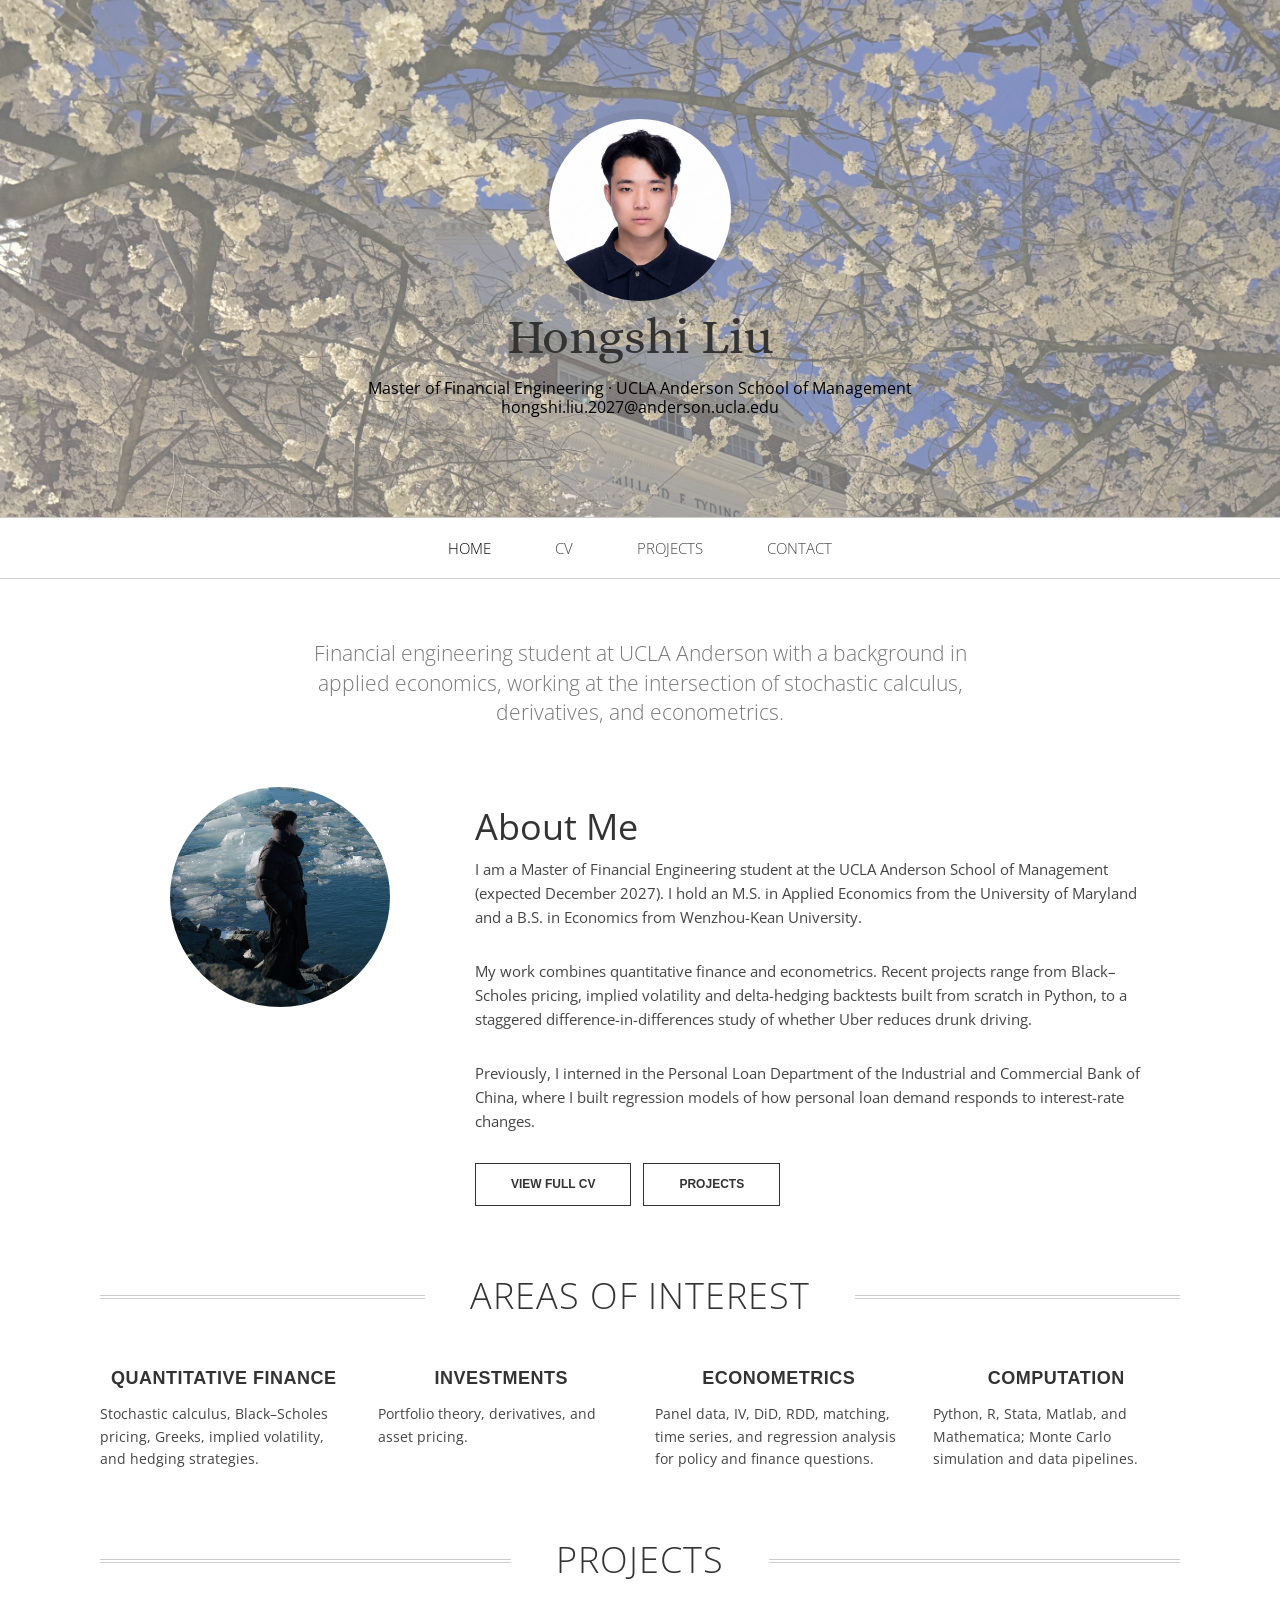
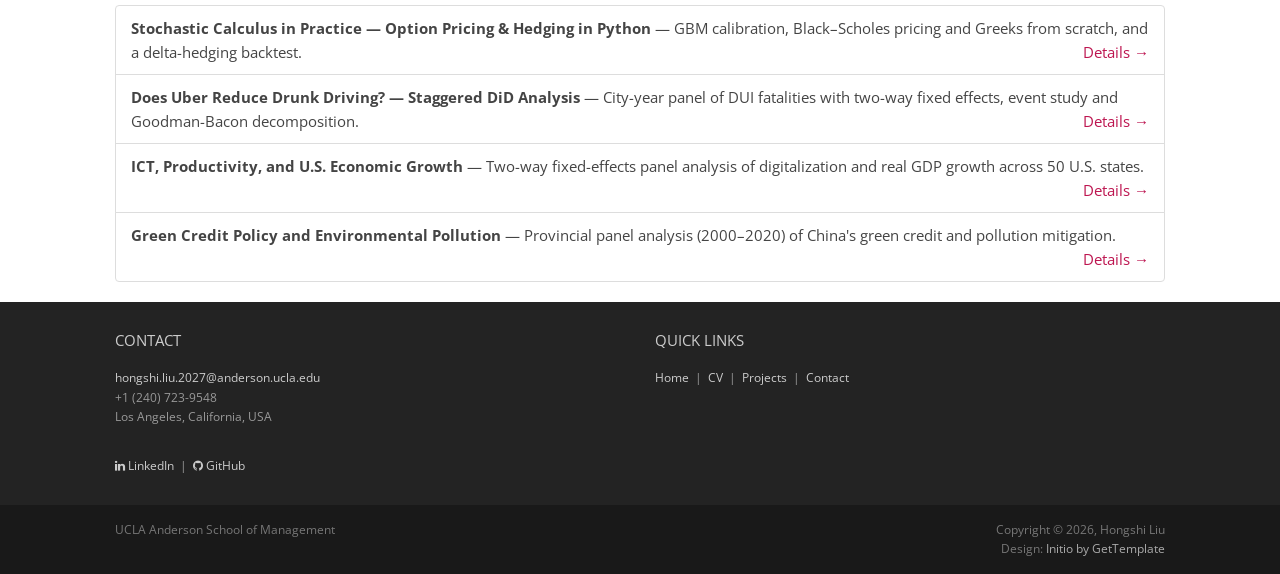
<file: Initio/index.html>
<!DOCTYPE html>
<html lang="en">
<head>
	<meta charset="utf-8">
	<meta name="viewport"    content="width=device-width, initial-scale=1.0">
	<meta name="description" content="Hongshi Liu - Master of Financial Engineering student at UCLA Anderson School of Management">
	<meta name="author"      content="Hongshi Liu">

	<title>Hongshi Liu</title>

	<link rel="shortcut icon" href="assets/images/gt_favicon.png">

	<!-- Bootstrap -->
	<link href="https://maxcdn.bootstrapcdn.com/bootstrap/3.4.1/css/bootstrap.min.css" rel="stylesheet">
	<!-- Icons -->
	<link href="https://cdnjs.cloudflare.com/ajax/libs/font-awesome/4.7.0/css/font-awesome.min.css" rel="stylesheet">
	<!-- Fonts -->
	<link rel="stylesheet" href="https://fonts.googleapis.com/css?family=Alice|Open+Sans:400,300,700">
	<!-- Custom styles -->
	<link rel="stylesheet" href="assets/css/styles.css">

	<!--[if lt IE 9]> <script src="assets/js/html5shiv.js"></script> <![endif]-->
</head>
<body class="home">

<header id="header">
	<div id="head" class="parallax" parallax-speed="2">
		<h1 id="logo" class="text-center">
			<img class="img-circle" src="assets/images/avatar.jpg" alt="Hongshi Liu">
			<span class="title">Hongshi Liu</span>
			<span class="tagline">Master of Financial Engineering &middot; UCLA Anderson School of Management<br>
				<a href="mailto:hongshi.liu.2027@anderson.ucla.edu">hongshi.liu.2027@anderson.ucla.edu</a></span>
		</h1>
	</div>

	<nav class="navbar navbar-default navbar-sticky">
		<div class="container-fluid">

			<div class="navbar-header">
				<button type="button" class="navbar-toggle" data-toggle="collapse" data-target="#bs-example-navbar-collapse-1"> <span class="sr-only">Toggle navigation</span> <span class="icon-bar"></span> <span class="icon-bar"></span> <span class="icon-bar"></span> </button>
			</div>

			<div class="navbar-collapse collapse">

				<ul class="nav navbar-nav">
					<li class="active"><a href="index.html">Home</a></li>
					<li><a href="cv.html">CV</a></li>
					<li><a href="research.html">Projects</a></li>
					<li><a href="contact.html">Contact</a></li>
				</ul>

			</div><!--/.nav-collapse -->
		</div>
	</nav>
</header>

<main id="main">

	<div class="container">

		<div class="row section topspace">
			<div class="col-md-8 col-md-offset-2">
				<p class="lead text-center text-muted">Financial engineering student at UCLA Anderson with a background in applied economics, working at the intersection of stochastic calculus, derivatives, and econometrics.</p>
			</div>
		</div>

		<div class="row section topspace">
			<div class="col-md-4 text-center">
				<img src="assets/images/about_me.jpg" alt="Hongshi Liu" class="img-responsive img-circle center-block" style="max-width: 220px; margin-bottom: 20px;">
			</div>
			<div class="col-md-8">
				<h2>About Me</h2>
				<p>I am a Master of Financial Engineering student at the UCLA Anderson School of Management (expected December 2027). I hold an M.S. in Applied Economics from the University of Maryland and a B.S. in Economics from Wenzhou-Kean University.</p>
				<p>My work combines quantitative finance and econometrics. Recent projects range from Black&ndash;Scholes pricing, implied volatility and delta-hedging backtests built from scratch in Python, to a staggered difference-in-differences study of whether Uber reduces drunk driving.</p>
				<p>Previously, I interned in the Personal Loan Department of the Industrial and Commercial Bank of China, where I built regression models of how personal loan demand responds to interest-rate changes.</p>
				<p>
					<a href="cv.html" class="btn btn-action">View Full CV</a>&nbsp;&nbsp;
					<a href="research.html" class="btn btn-action">Projects</a>
				</p>
			</div>
		</div>

		<div class="row section featured topspace">
			<h2 class="section-title"><span>Areas of Interest</span></h2>
			<div class="row">
				<div class="col-sm-6 col-md-3">
					<h3 class="text-center">Quantitative Finance</h3>
					<p>Stochastic calculus, Black&ndash;Scholes pricing, Greeks, implied volatility, and hedging strategies.</p>
				</div>
				<div class="col-sm-6 col-md-3">
					<h3 class="text-center">Investments</h3>
					<p>Portfolio theory, derivatives, and asset pricing.</p>
				</div>
				<div class="col-sm-6 col-md-3">
					<h3 class="text-center">Econometrics</h3>
					<p>Panel data, IV, DiD, RDD, matching, time series, and regression analysis for policy and finance questions.</p>
				</div>
				<div class="col-sm-6 col-md-3">
					<h3 class="text-center">Computation</h3>
					<p>Python, R, Stata, Matlab, and Mathematica; Monte Carlo simulation and data pipelines.</p>
				</div>
			</div>
		</div>

		<div class="row section topspace">
			<h2 class="section-title"><span>Projects</span></h2>
			<div class="col-md-12">
				<ul class="list-group">
					<li class="list-group-item clearfix">
						<strong>Stochastic Calculus in Practice &mdash; Option Pricing &amp; Hedging in Python</strong> &mdash;
						GBM calibration, Black&ndash;Scholes pricing and Greeks from scratch, and a delta-hedging backtest.
						<a href="research.html#stochastic-calculus" class="pull-right">Details &rarr;</a>
					</li>
					<li class="list-group-item clearfix">
						<strong>Does Uber Reduce Drunk Driving? &mdash; Staggered DiD Analysis</strong> &mdash;
						City-year panel of DUI fatalities with two-way fixed effects, event study and Goodman-Bacon decomposition.
						<a href="research.html#uber-drunk-driving" class="pull-right">Details &rarr;</a>
					</li>
					<li class="list-group-item clearfix">
						<strong>ICT, Productivity, and U.S. Economic Growth</strong> &mdash;
						Two-way fixed-effects panel analysis of digitalization and real GDP growth across 50 U.S. states.
						<a href="research.html#ict-growth" class="pull-right">Details &rarr;</a>
					</li>
					<li class="list-group-item clearfix">
						<strong>Green Credit Policy and Environmental Pollution</strong> &mdash;
						Provincial panel analysis (2000&ndash;2020) of China's green credit and pollution mitigation.
						<a href="research.html#green-credit" class="pull-right">Details &rarr;</a>
					</li>
				</ul>
			</div>
		</div>

	</div>	<!-- /container -->

</main>

<footer id="footer">
	<div class="container">
		<div class="row">
			<div class="col-md-6 widget">
				<h3 class="widget-title">Contact</h3>
				<div class="widget-body">
					<p>
						<a href="mailto:hongshi.liu.2027@anderson.ucla.edu">hongshi.liu.2027@anderson.ucla.edu</a><br>
						+1 (240) 723-9548<br>
						Los Angeles, California, USA
					</p>
					<p>
						<a href="https://www.linkedin.com/in/hongshi-liu"><i class="fa fa-linkedin"></i> LinkedIn</a> &nbsp;|&nbsp;
						<a href="https://github.com/nitricmaster"><i class="fa fa-github"></i> GitHub</a>
					</p>
				</div>
			</div>

			<div class="col-md-6 widget">
				<h3 class="widget-title">Quick Links</h3>
				<div class="widget-body">
					<p>
						<a href="index.html">Home</a> &nbsp;|&nbsp;
						<a href="cv.html">CV</a> &nbsp;|&nbsp;
						<a href="research.html">Projects</a> &nbsp;|&nbsp;
						<a href="contact.html">Contact</a>
					</p>
				</div>
			</div>

		</div> <!-- /row of widgets -->
	</div>
</footer>

<footer id="underfooter">
	<div class="container">
		<div class="row">

			<div class="col-md-6 widget">
				<div class="widget-body">
					<p>UCLA Anderson School of Management</p>
				</div>
			</div>

			<div class="col-md-6 widget">
				<div class="widget-body">
					<p class="text-right">
						Copyright &copy; 2026, Hongshi Liu<br>
						Design: <a href="http://www.gettemplate.com" rel="designer">Initio by GetTemplate</a>
					</p>
				</div>
			</div>

		</div> <!-- /row of widgets -->
	</div>
</footer>

<!-- JavaScript libs are placed at the end of the document so the pages load faster -->
<script src="https://code.jquery.com/jquery-1.12.4.min.js"></script>
<script src="https://maxcdn.bootstrapcdn.com/bootstrap/3.4.1/js/bootstrap.min.js"></script>
<script src="assets/js/template.js"></script>
</body>
</html>
</file>
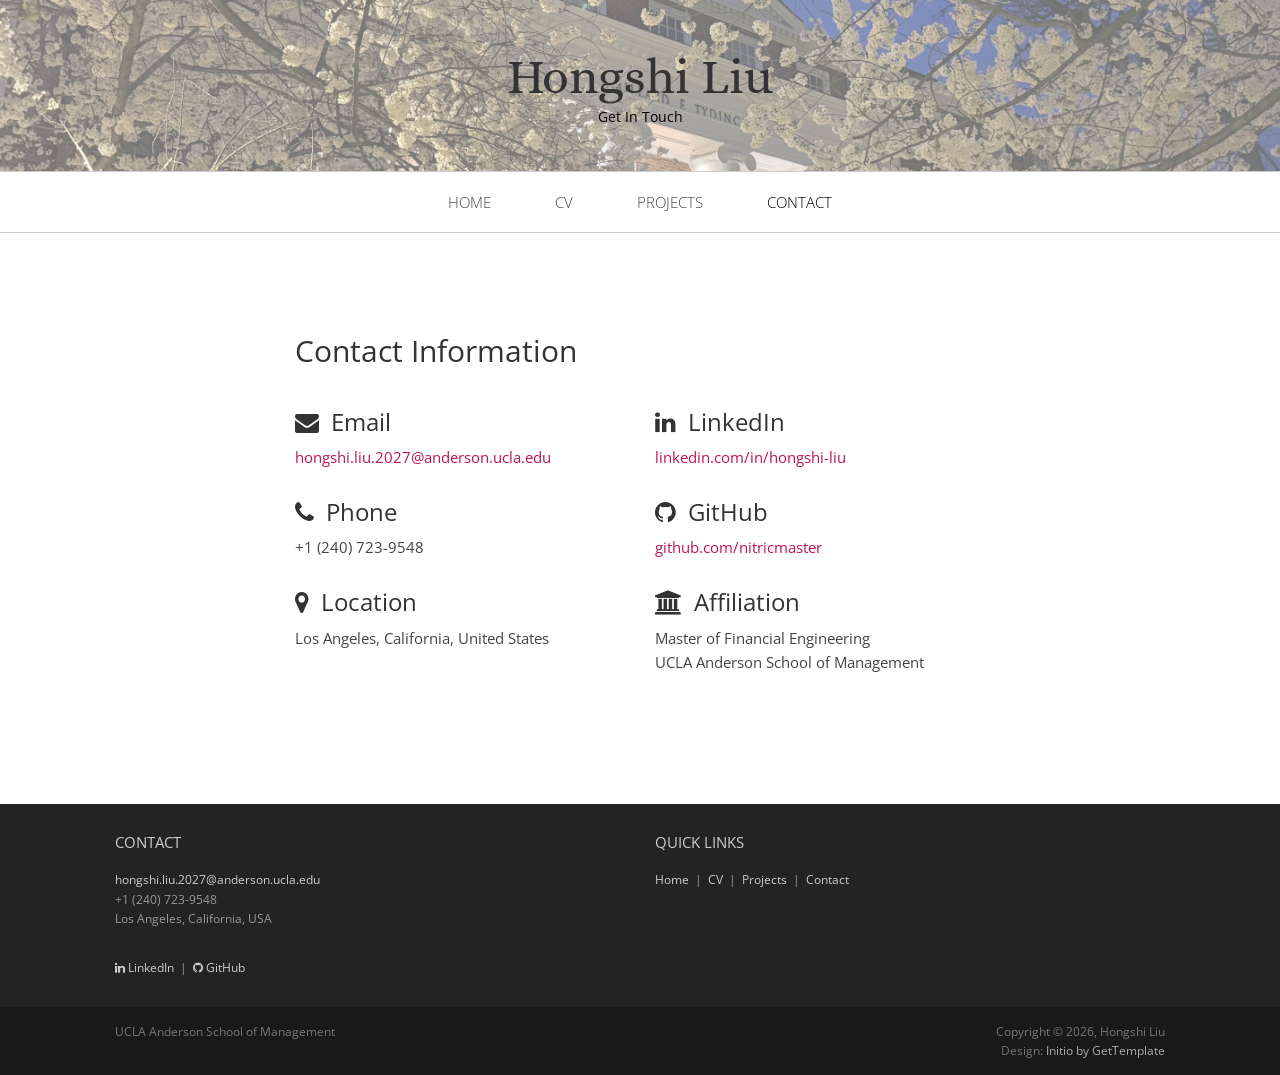
<file: Initio/contact.html>
<!DOCTYPE html>
<html lang="en">
<head>
	<meta charset="utf-8">
	<meta name="viewport"    content="width=device-width, initial-scale=1.0">
	<meta name="description" content="Hongshi Liu - Contact">
	<meta name="author"      content="Hongshi Liu">

	<title>Contact | Hongshi Liu</title>

	<link rel="shortcut icon" href="assets/images/gt_favicon.png">

	<!-- Bootstrap -->
	<link href="https://maxcdn.bootstrapcdn.com/bootstrap/3.4.1/css/bootstrap.min.css" rel="stylesheet">
	<!-- Icon font -->
	<link href="https://cdnjs.cloudflare.com/ajax/libs/font-awesome/4.7.0/css/font-awesome.min.css" rel="stylesheet">
	<!-- Fonts -->
	<link rel="stylesheet" href="https://fonts.googleapis.com/css?family=Alice|Open+Sans:400,300,700">
	<!-- Custom styles -->
	<link rel="stylesheet" href="assets/css/styles.css">

	<!--[if lt IE 9]> <script src="assets/js/html5shiv.js"></script> <![endif]-->
</head>
<body>

<header id="header">
	<div id="head" class="parallax" parallax-speed="1">
		<h1 id="logo" class="text-center">
			<span class="title">Hongshi Liu</span>
			<span class="tagline">Get In Touch</span>
		</h1>
	</div>

	<nav class="navbar navbar-default">
		<div class="container-fluid">

			<div class="navbar-header">
				<button type="button" class="navbar-toggle" data-toggle="collapse" data-target="#bs-example-navbar-collapse-1"> <span class="sr-only">Toggle navigation</span> <span class="icon-bar"></span> <span class="icon-bar"></span> <span class="icon-bar"></span> </button>
			</div>

			<div class="navbar-collapse collapse">

				<ul class="nav navbar-nav">
					<li><a href="index.html">Home</a></li>
					<li><a href="cv.html">CV</a></li>
					<li><a href="research.html">Projects</a></li>
					<li class="active"><a href="contact.html">Contact</a></li>
				</ul>

			</div><!--/.nav-collapse -->
		</div>
	</nav>
</header>

<main id="main">

	<div class="container">

		<div class="row topspace">
			<div class="col-sm-8 col-sm-offset-2">

				<article class="post">
					<div class="entry-content">

						<h2>Contact Information</h2>

						<div class="row" style="margin-top: 30px;">
							<div class="col-sm-6">

								<h4><i class="fa fa-envelope"></i>&nbsp; Email</h4>
								<p><a href="mailto:hongshi.liu.2027@anderson.ucla.edu">hongshi.liu.2027@anderson.ucla.edu</a></p>

								<h4 style="margin-top: 20px;"><i class="fa fa-phone"></i>&nbsp; Phone</h4>
								<p>+1 (240) 723-9548</p>

								<h4 style="margin-top: 20px;"><i class="fa fa-map-marker"></i>&nbsp; Location</h4>
								<p>Los Angeles, California, United States</p>

							</div>
							<div class="col-sm-6">

								<h4><i class="fa fa-linkedin"></i>&nbsp; LinkedIn</h4>
								<p><a href="https://www.linkedin.com/in/hongshi-liu">linkedin.com/in/hongshi-liu</a></p>

								<h4 style="margin-top: 20px;"><i class="fa fa-github"></i>&nbsp; GitHub</h4>
								<p><a href="https://github.com/nitricmaster">github.com/nitricmaster</a></p>

								<h4 style="margin-top: 20px;"><i class="fa fa-university"></i>&nbsp; Affiliation</h4>
								<p>
									Master of Financial Engineering<br>
									UCLA Anderson School of Management
								</p>

							</div>
						</div>

					</div>
				</article>

			</div>
		</div>

	</div>	<!-- /container -->

</main>

<footer id="footer" class="topspace">
	<div class="container">
		<div class="row">
			<div class="col-md-6 widget">
				<h3 class="widget-title">Contact</h3>
				<div class="widget-body">
					<p>
						<a href="mailto:hongshi.liu.2027@anderson.ucla.edu">hongshi.liu.2027@anderson.ucla.edu</a><br>
						+1 (240) 723-9548<br>
						Los Angeles, California, USA
					</p>
					<p>
						<a href="https://www.linkedin.com/in/hongshi-liu"><i class="fa fa-linkedin"></i> LinkedIn</a> &nbsp;|&nbsp;
						<a href="https://github.com/nitricmaster"><i class="fa fa-github"></i> GitHub</a>
					</p>
				</div>
			</div>

			<div class="col-md-6 widget">
				<h3 class="widget-title">Quick Links</h3>
				<div class="widget-body">
					<p>
						<a href="index.html">Home</a> &nbsp;|&nbsp;
						<a href="cv.html">CV</a> &nbsp;|&nbsp;
						<a href="research.html">Projects</a> &nbsp;|&nbsp;
						<a href="contact.html">Contact</a>
					</p>
				</div>
			</div>

		</div> <!-- /row of widgets -->
	</div>
</footer>

<footer id="underfooter">
	<div class="container">
		<div class="row">

			<div class="col-md-6 widget">
				<div class="widget-body">
					<p>UCLA Anderson School of Management</p>
				</div>
			</div>

			<div class="col-md-6 widget">
				<div class="widget-body">
					<p class="text-right">
						Copyright &copy; 2026, Hongshi Liu<br>
						Design: <a href="http://www.gettemplate.com" rel="designer">Initio by GetTemplate</a>
					</p>
				</div>
			</div>

		</div> <!-- /row of widgets -->
	</div>
</footer>

<!-- JavaScript libs are placed at the end of the document so the pages load faster -->
<script src="https://code.jquery.com/jquery-1.12.4.min.js"></script>
<script src="https://maxcdn.bootstrapcdn.com/bootstrap/3.4.1/js/bootstrap.min.js"></script>
<script src="assets/js/template.js"></script>
</body>
</html>
</file>
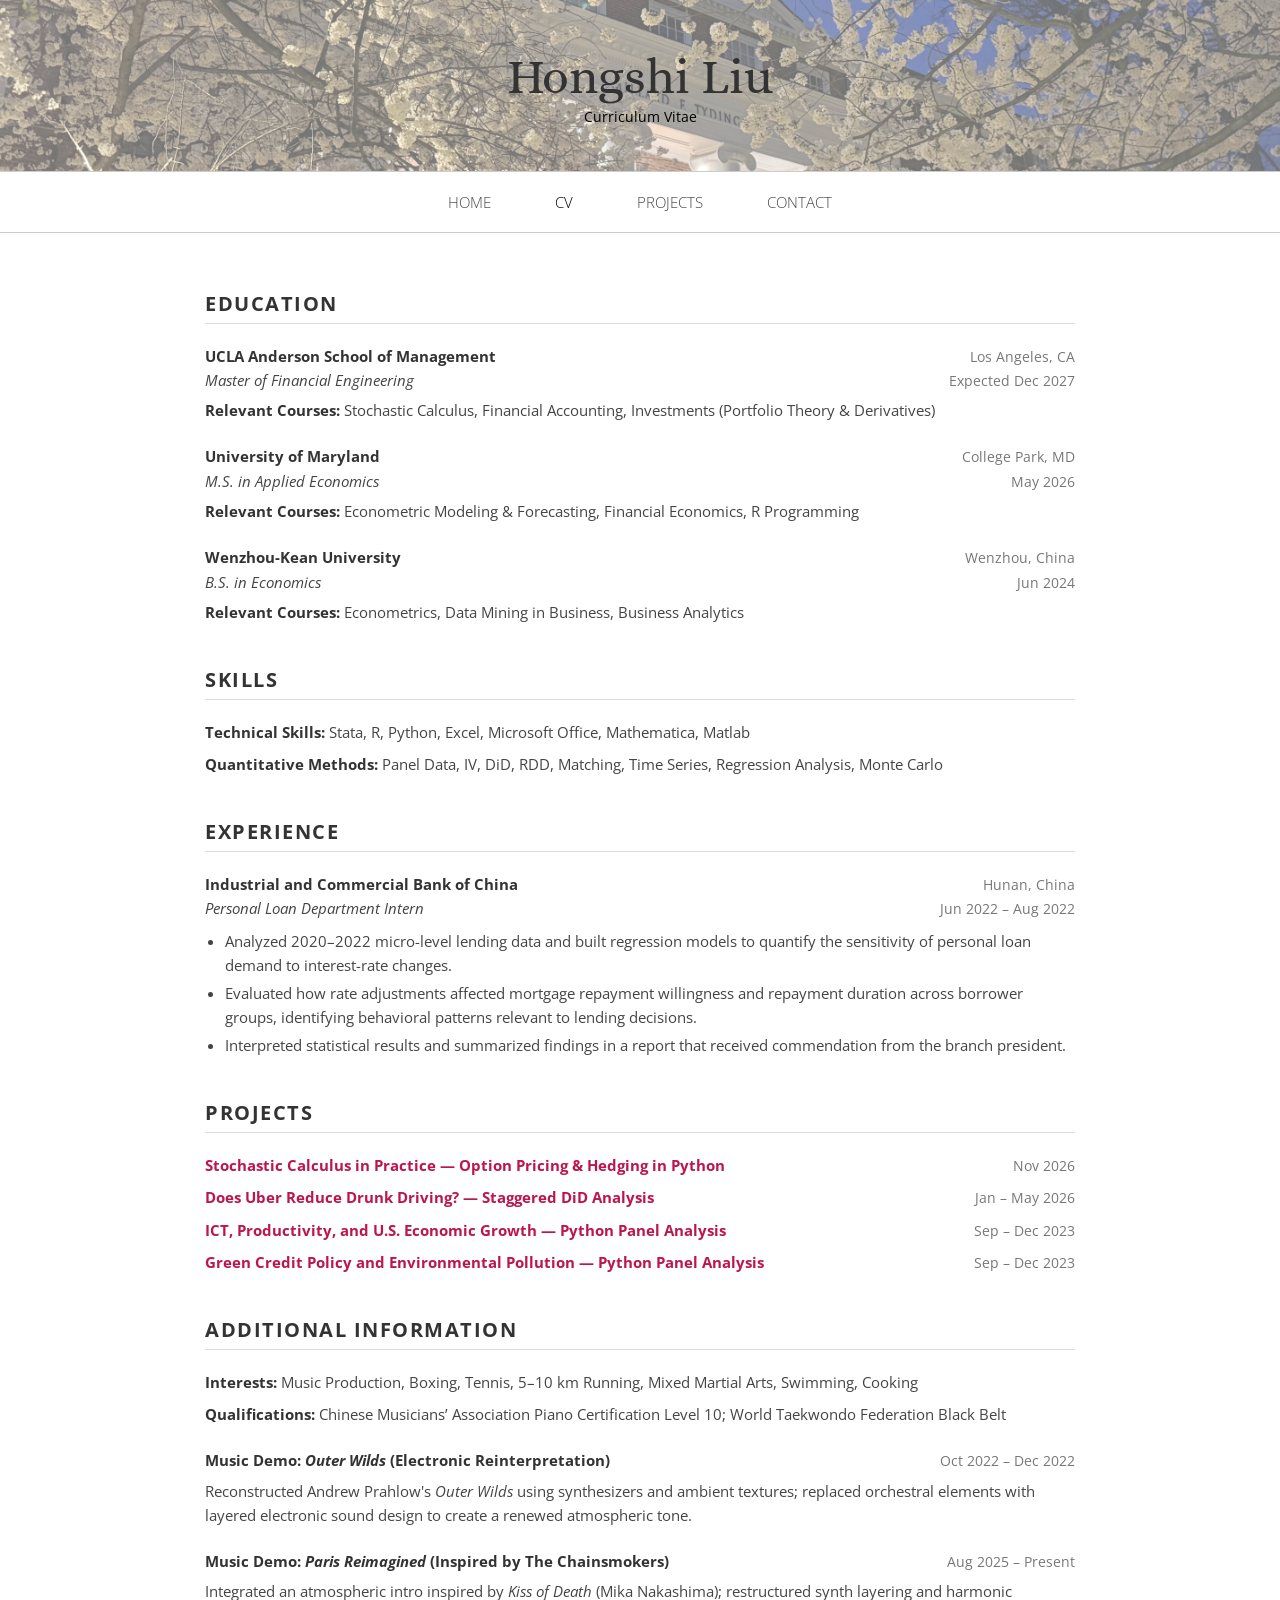
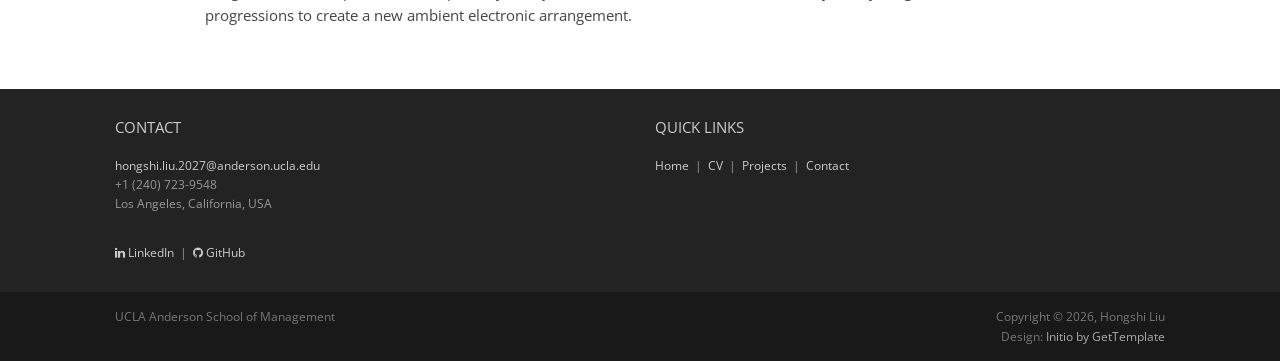
<file: Initio/cv.html>
<!DOCTYPE html>
<html lang="en">
<head>
	<meta charset="utf-8">
	<meta name="viewport"    content="width=device-width, initial-scale=1.0">
	<meta name="description" content="Hongshi Liu - Curriculum Vitae">
	<meta name="author"      content="Hongshi Liu">

	<title>CV | Hongshi Liu</title>

	<link rel="shortcut icon" href="assets/images/gt_favicon.png">

	<!-- Bootstrap -->
	<link href="https://maxcdn.bootstrapcdn.com/bootstrap/3.4.1/css/bootstrap.min.css" rel="stylesheet">
	<!-- Icon font -->
	<link href="https://cdnjs.cloudflare.com/ajax/libs/font-awesome/4.7.0/css/font-awesome.min.css" rel="stylesheet">
	<!-- Fonts -->
	<link rel="stylesheet" href="https://fonts.googleapis.com/css?family=Alice|Open+Sans:400,300,700">
	<!-- Custom styles -->
	<link rel="stylesheet" href="assets/css/styles.css">

	<!--[if lt IE 9]> <script src="assets/js/html5shiv.js"></script> <![endif]-->
</head>
<body>

<header id="header">
	<div id="head" class="parallax" parallax-speed="1">
		<h1 id="logo" class="text-center">
			<span class="title">Hongshi Liu</span>
			<span class="tagline">Curriculum Vitae</span>
		</h1>
	</div>

	<nav class="navbar navbar-default">
		<div class="container-fluid">

			<div class="navbar-header">
				<button type="button" class="navbar-toggle" data-toggle="collapse" data-target="#bs-example-navbar-collapse-1"> <span class="sr-only">Toggle navigation</span> <span class="icon-bar"></span> <span class="icon-bar"></span> <span class="icon-bar"></span> </button>
			</div>

			<div class="navbar-collapse collapse">

				<ul class="nav navbar-nav">
					<li><a href="index.html">Home</a></li>
					<li class="active"><a href="cv.html">CV</a></li>
					<li><a href="research.html">Projects</a></li>
					<li><a href="contact.html">Contact</a></li>
				</ul>

			</div><!--/.nav-collapse -->
		</div>
	</nav>
</header>

<main id="main">

	<div class="container">

		<div class="row topspace">

			<article class="col-md-10 col-md-offset-1 maincontent cv">

				<h2>Education</h2>

				<div class="cv-entry">
					<div class="cv-row"><span class="cv-org">UCLA Anderson School of Management</span><span class="cv-right">Los Angeles, CA</span></div>
					<div class="cv-row"><span class="cv-role">Master of Financial Engineering</span><span class="cv-right">Expected Dec 2027</span></div>
					<p class="cv-detail"><span class="cv-label">Relevant Courses:</span> Stochastic Calculus, Financial Accounting, Investments (Portfolio Theory &amp; Derivatives)</p>
				</div>

				<div class="cv-entry">
					<div class="cv-row"><span class="cv-org">University of Maryland</span><span class="cv-right">College Park, MD</span></div>
					<div class="cv-row"><span class="cv-role">M.S. in Applied Economics</span><span class="cv-right">May 2026</span></div>
					<p class="cv-detail"><span class="cv-label">Relevant Courses:</span> Econometric Modeling &amp; Forecasting, Financial Economics, R Programming</p>
				</div>

				<div class="cv-entry">
					<div class="cv-row"><span class="cv-org">Wenzhou-Kean University</span><span class="cv-right">Wenzhou, China</span></div>
					<div class="cv-row"><span class="cv-role">B.S. in Economics</span><span class="cv-right">Jun 2024</span></div>
					<p class="cv-detail"><span class="cv-label">Relevant Courses:</span> Econometrics, Data Mining in Business, Business Analytics</p>
				</div>

				<h2>Skills</h2>

				<div class="cv-entry">
					<p class="cv-line"><span class="cv-label">Technical Skills:</span> Stata, R, Python, Excel, Microsoft Office, Mathematica, Matlab</p>
					<p class="cv-line"><span class="cv-label">Quantitative Methods:</span> Panel Data, IV, DiD, RDD, Matching, Time Series, Regression Analysis, Monte Carlo</p>
				</div>

				<h2>Experience</h2>

				<div class="cv-entry">
					<div class="cv-row"><span class="cv-org">Industrial and Commercial Bank of China</span><span class="cv-right">Hunan, China</span></div>
					<div class="cv-row"><span class="cv-role">Personal Loan Department Intern</span><span class="cv-right">Jun 2022 &ndash; Aug 2022</span></div>
					<ul>
						<li>Analyzed 2020&ndash;2022 micro-level lending data and built regression models to quantify the sensitivity of personal loan demand to interest-rate changes.</li>
						<li>Evaluated how rate adjustments affected mortgage repayment willingness and repayment duration across borrower groups, identifying behavioral patterns relevant to lending decisions.</li>
						<li>Interpreted statistical results and summarized findings in a report that received commendation from the branch president.</li>
					</ul>
				</div>

				<h2>Projects</h2>

				<div class="cv-entry cv-compact">
					<div class="cv-row"><a class="cv-org" href="research.html#stochastic-calculus">Stochastic Calculus in Practice &mdash; Option Pricing &amp; Hedging in Python</a><span class="cv-right">Nov 2026</span></div>
					<div class="cv-row"><a class="cv-org" href="research.html#uber-drunk-driving">Does Uber Reduce Drunk Driving? &mdash; Staggered DiD Analysis</a><span class="cv-right">Jan &ndash; May 2026</span></div>
					<div class="cv-row"><a class="cv-org" href="research.html#ict-growth">ICT, Productivity, and U.S. Economic Growth &mdash; Python Panel Analysis</a><span class="cv-right">Sep &ndash; Dec 2023</span></div>
					<div class="cv-row"><a class="cv-org" href="research.html#green-credit">Green Credit Policy and Environmental Pollution &mdash; Python Panel Analysis</a><span class="cv-right">Sep &ndash; Dec 2023</span></div>
				</div>

				<h2>Additional Information</h2>

				<div class="cv-entry">
					<p class="cv-line"><span class="cv-label">Interests:</span> Music Production, Boxing, Tennis, 5&ndash;10 km Running, Mixed Martial Arts, Swimming, Cooking</p>
					<p class="cv-line"><span class="cv-label">Qualifications:</span> Chinese Musicians&rsquo; Association Piano Certification Level 10; World Taekwondo Federation Black Belt</p>
				</div>

				<div class="cv-entry">
					<div class="cv-row"><span class="cv-org">Music Demo: <em>Outer Wilds</em> (Electronic Reinterpretation)</span><span class="cv-right">Oct 2022 &ndash; Dec 2022</span></div>
					<p class="cv-detail">Reconstructed Andrew Prahlow's <em>Outer Wilds</em> using synthesizers and ambient textures; replaced orchestral elements with layered electronic sound design to create a renewed atmospheric tone.</p>
				</div>

				<div class="cv-entry">
					<div class="cv-row"><span class="cv-org">Music Demo: <em>Paris Reimagined</em> (Inspired by The Chainsmokers)</span><span class="cv-right">Aug 2025 &ndash; Present</span></div>
					<p class="cv-detail">Integrated an atmospheric intro inspired by <em>Kiss of Death</em> (Mika Nakashima); restructured synth layering and harmonic progressions to create a new ambient electronic arrangement.</p>
				</div>

			</article>

		</div>
	</div>	<!-- /container -->

</main>

<footer id="footer" class="topspace">
	<div class="container">
		<div class="row">
			<div class="col-md-6 widget">
				<h3 class="widget-title">Contact</h3>
				<div class="widget-body">
					<p>
						<a href="mailto:hongshi.liu.2027@anderson.ucla.edu">hongshi.liu.2027@anderson.ucla.edu</a><br>
						+1 (240) 723-9548<br>
						Los Angeles, California, USA
					</p>
					<p>
						<a href="https://www.linkedin.com/in/hongshi-liu"><i class="fa fa-linkedin"></i> LinkedIn</a> &nbsp;|&nbsp;
						<a href="https://github.com/nitricmaster"><i class="fa fa-github"></i> GitHub</a>
					</p>
				</div>
			</div>

			<div class="col-md-6 widget">
				<h3 class="widget-title">Quick Links</h3>
				<div class="widget-body">
					<p>
						<a href="index.html">Home</a> &nbsp;|&nbsp;
						<a href="cv.html">CV</a> &nbsp;|&nbsp;
						<a href="research.html">Projects</a> &nbsp;|&nbsp;
						<a href="contact.html">Contact</a>
					</p>
				</div>
			</div>

		</div> <!-- /row of widgets -->
	</div>
</footer>

<footer id="underfooter">
	<div class="container">
		<div class="row">

			<div class="col-md-6 widget">
				<div class="widget-body">
					<p>UCLA Anderson School of Management</p>
				</div>
			</div>

			<div class="col-md-6 widget">
				<div class="widget-body">
					<p class="text-right">
						Copyright &copy; 2026, Hongshi Liu<br>
						Design: <a href="http://www.gettemplate.com" rel="designer">Initio by GetTemplate</a>
					</p>
				</div>
			</div>

		</div> <!-- /row of widgets -->
	</div>
</footer>

<!-- JavaScript libs are placed at the end of the document so the pages load faster -->
<script src="https://code.jquery.com/jquery-1.12.4.min.js"></script>
<script src="https://maxcdn.bootstrapcdn.com/bootstrap/3.4.1/js/bootstrap.min.js"></script>
<script src="assets/js/template.js"></script>
</body>
</html>
</file>
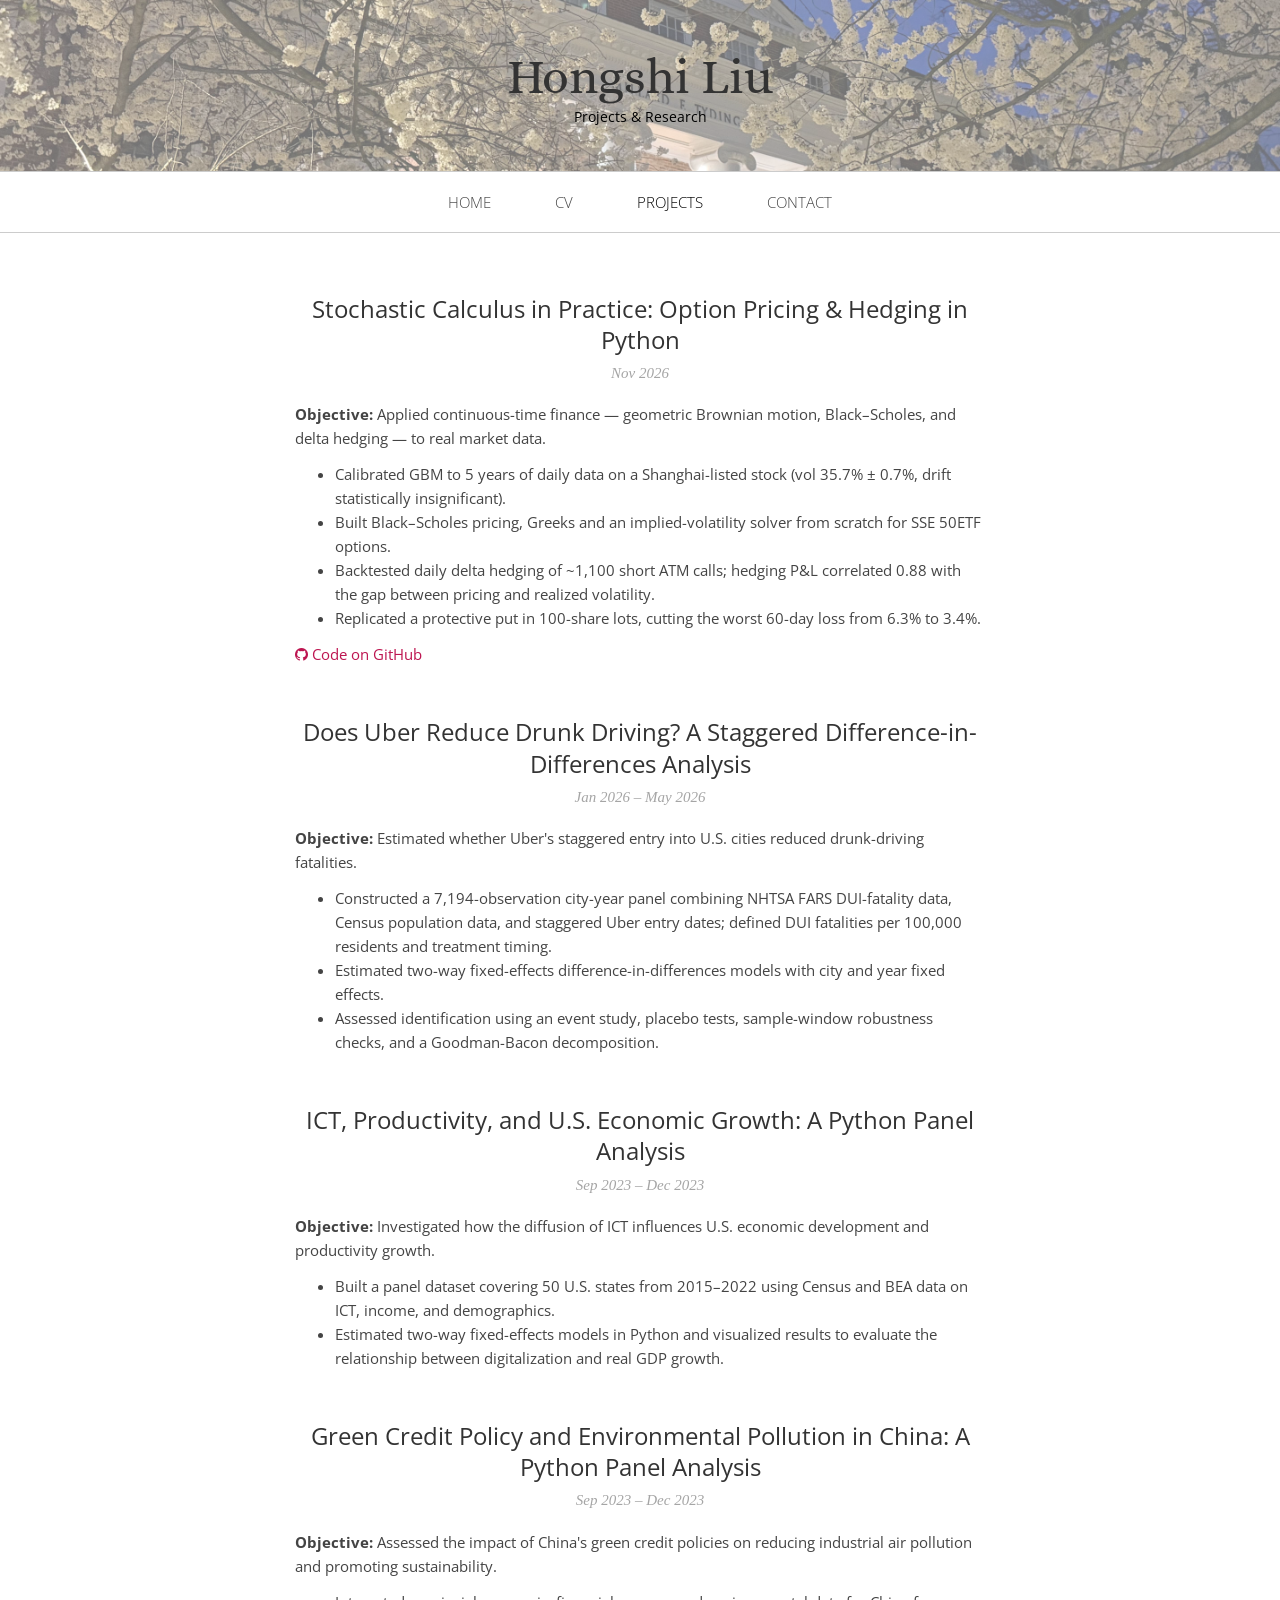
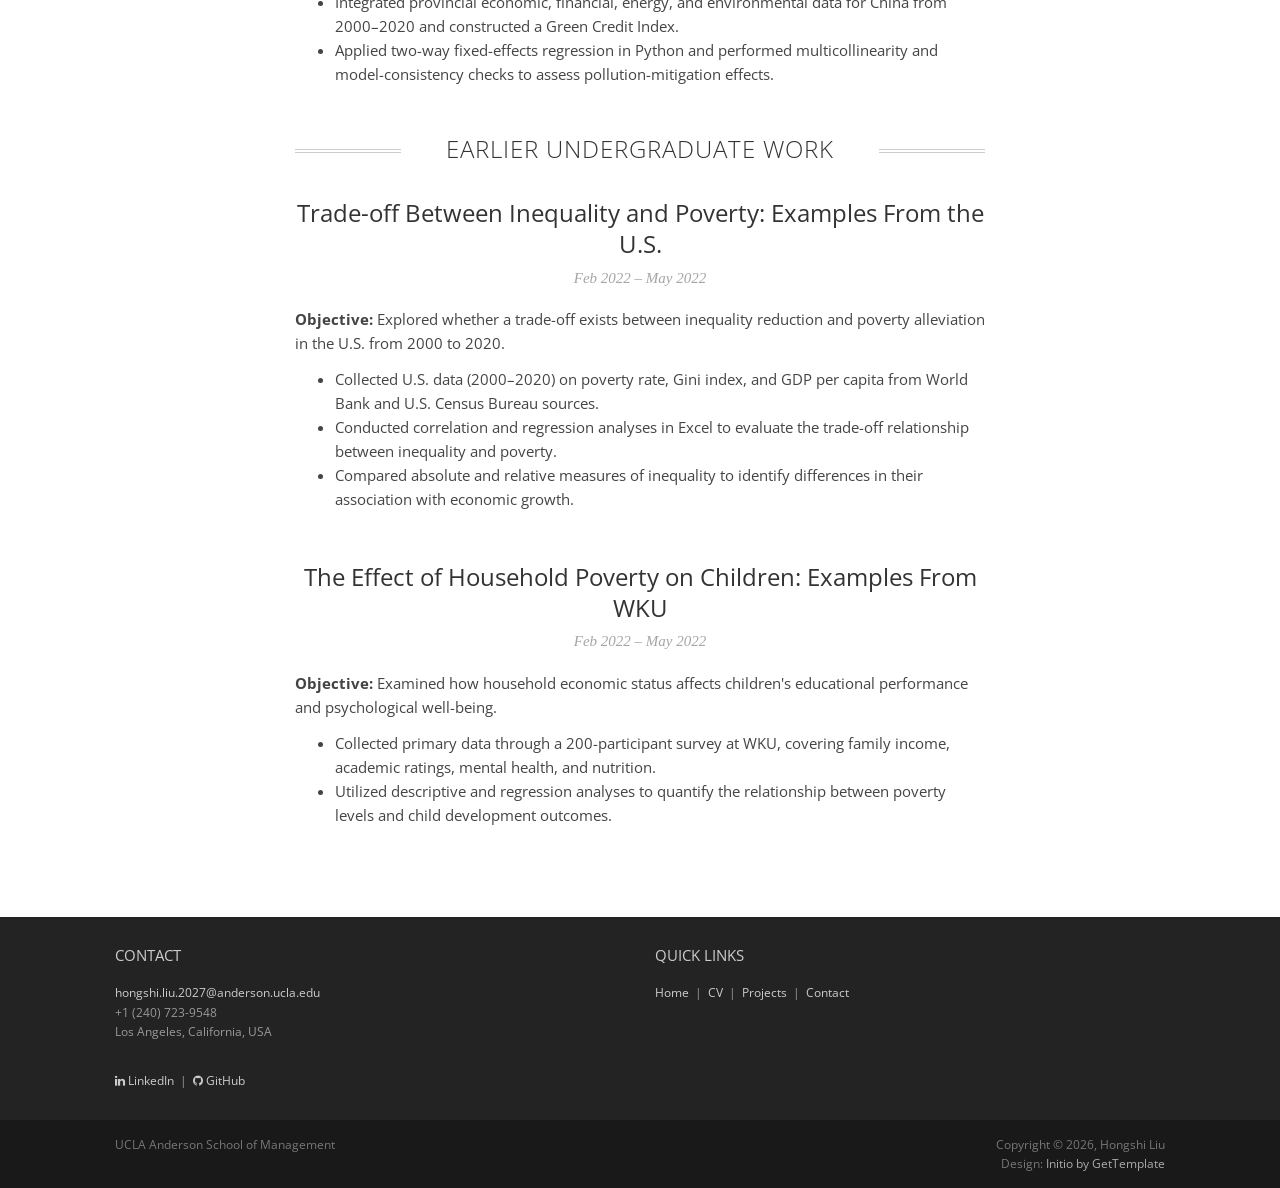
<file: Initio/research.html>
<!DOCTYPE html>
<html lang="en">
<head>
	<meta charset="utf-8">
	<meta name="viewport"    content="width=device-width, initial-scale=1.0">
	<meta name="description" content="Hongshi Liu - Projects and Research">
	<meta name="author"      content="Hongshi Liu">

	<title>Projects | Hongshi Liu</title>

	<link rel="shortcut icon" href="assets/images/gt_favicon.png">

	<!-- Bootstrap -->
	<link href="https://maxcdn.bootstrapcdn.com/bootstrap/3.4.1/css/bootstrap.min.css" rel="stylesheet">
	<!-- Icon font -->
	<link href="https://cdnjs.cloudflare.com/ajax/libs/font-awesome/4.7.0/css/font-awesome.min.css" rel="stylesheet">
	<!-- Fonts -->
	<link rel="stylesheet" href="https://fonts.googleapis.com/css?family=Alice|Open+Sans:400,300,700">
	<!-- Custom styles -->
	<link rel="stylesheet" href="assets/css/styles.css">

	<!--[if lt IE 9]> <script src="assets/js/html5shiv.js"></script> <![endif]-->
</head>
<body>

<header id="header">
	<div id="head" class="parallax" parallax-speed="1">
		<h1 id="logo" class="text-center">
			<span class="title">Hongshi Liu</span>
			<span class="tagline">Projects &amp; Research</span>
		</h1>
	</div>

	<nav class="navbar navbar-default">
		<div class="container-fluid">

			<div class="navbar-header">
				<button type="button" class="navbar-toggle" data-toggle="collapse" data-target="#bs-example-navbar-collapse-1"> <span class="sr-only">Toggle navigation</span> <span class="icon-bar"></span> <span class="icon-bar"></span> <span class="icon-bar"></span> </button>
			</div>

			<div class="navbar-collapse collapse">

				<ul class="nav navbar-nav">
					<li><a href="index.html">Home</a></li>
					<li><a href="cv.html">CV</a></li>
					<li class="active"><a href="research.html">Projects</a></li>
					<li><a href="contact.html">Contact</a></li>
				</ul>

			</div><!--/.nav-collapse -->
		</div>
	</nav>
</header>

<main id="main">

	<div class="container">
		<div class="row topspace">
			<div class="col-sm-8 col-sm-offset-2 projects">

				<article class="post" id="stochastic-calculus">
					<header class="entry-header">
						<h1 class="entry-title">Stochastic Calculus in Practice: Option Pricing &amp; Hedging in Python</h1>
						<div class="entry-meta"><span class="posted-on">Nov 2026</span></div>
					</header>
					<div class="entry-content">
						<p><strong>Objective:</strong> Applied continuous-time finance &mdash; geometric Brownian motion, Black&ndash;Scholes, and delta hedging &mdash; to real market data.</p>
						<ul>
							<li>Calibrated GBM to 5 years of daily data on a Shanghai-listed stock (vol 35.7% &plusmn; 0.7%, drift statistically insignificant).</li>
							<li>Built Black&ndash;Scholes pricing, Greeks and an implied-volatility solver from scratch for SSE 50ETF options.</li>
							<li>Backtested daily delta hedging of ~1,100 short ATM calls; hedging P&amp;L correlated 0.88 with the gap between pricing and realized volatility.</li>
							<li>Replicated a protective put in 100-share lots, cutting the worst 60-day loss from 6.3% to 3.4%.</li>
						</ul>
						<p><a href="https://github.com/nitricmaster/quant-models"><i class="fa fa-github"></i> Code on GitHub</a></p>
					</div>
				</article>

				<article class="post" id="uber-drunk-driving">
					<header class="entry-header">
						<h1 class="entry-title">Does Uber Reduce Drunk Driving? A Staggered Difference-in-Differences Analysis</h1>
						<div class="entry-meta"><span class="posted-on">Jan 2026 &ndash; May 2026</span></div>
					</header>
					<div class="entry-content">
						<p><strong>Objective:</strong> Estimated whether Uber's staggered entry into U.S. cities reduced drunk-driving fatalities.</p>
						<ul>
							<li>Constructed a 7,194-observation city-year panel combining NHTSA FARS DUI-fatality data, Census population data, and staggered Uber entry dates; defined DUI fatalities per 100,000 residents and treatment timing.</li>
							<li>Estimated two-way fixed-effects difference-in-differences models with city and year fixed effects.</li>
							<li>Assessed identification using an event study, placebo tests, sample-window robustness checks, and a Goodman-Bacon decomposition.</li>
						</ul>
					</div>
				</article>

				<article class="post" id="ict-growth">
					<header class="entry-header">
						<h1 class="entry-title">ICT, Productivity, and U.S. Economic Growth: A Python Panel Analysis</h1>
						<div class="entry-meta"><span class="posted-on">Sep 2023 &ndash; Dec 2023</span></div>
					</header>
					<div class="entry-content">
						<p><strong>Objective:</strong> Investigated how the diffusion of ICT influences U.S. economic development and productivity growth.</p>
						<ul>
							<li>Built a panel dataset covering 50 U.S. states from 2015&ndash;2022 using Census and BEA data on ICT, income, and demographics.</li>
							<li>Estimated two-way fixed-effects models in Python and visualized results to evaluate the relationship between digitalization and real GDP growth.</li>
						</ul>
					</div>
				</article>

				<article class="post" id="green-credit">
					<header class="entry-header">
						<h1 class="entry-title">Green Credit Policy and Environmental Pollution in China: A Python Panel Analysis</h1>
						<div class="entry-meta"><span class="posted-on">Sep 2023 &ndash; Dec 2023</span></div>
					</header>
					<div class="entry-content">
						<p><strong>Objective:</strong> Assessed the impact of China's green credit policies on reducing industrial air pollution and promoting sustainability.</p>
						<ul>
							<li>Integrated provincial economic, financial, energy, and environmental data for China from 2000&ndash;2020 and constructed a Green Credit Index.</li>
							<li>Applied two-way fixed-effects regression in Python and performed multicollinearity and model-consistency checks to assess pollution-mitigation effects.</li>
						</ul>
					</div>
				</article>

				<h2 class="section-title topspace"><span>Earlier Undergraduate Work</span></h2>

				<article class="post" id="inequality-poverty">
					<header class="entry-header">
						<h1 class="entry-title">Trade-off Between Inequality and Poverty: Examples From the U.S.</h1>
						<div class="entry-meta"><span class="posted-on">Feb 2022 &ndash; May 2022</span></div>
					</header>
					<div class="entry-content">
						<p><strong>Objective:</strong> Explored whether a trade-off exists between inequality reduction and poverty alleviation in the U.S. from 2000 to 2020.</p>
						<ul>
							<li>Collected U.S. data (2000&ndash;2020) on poverty rate, Gini index, and GDP per capita from World Bank and U.S. Census Bureau sources.</li>
							<li>Conducted correlation and regression analyses in Excel to evaluate the trade-off relationship between inequality and poverty.</li>
							<li>Compared absolute and relative measures of inequality to identify differences in their association with economic growth.</li>
						</ul>
					</div>
				</article>

				<article class="post" id="household-poverty">
					<header class="entry-header">
						<h1 class="entry-title">The Effect of Household Poverty on Children: Examples From WKU</h1>
						<div class="entry-meta"><span class="posted-on">Feb 2022 &ndash; May 2022</span></div>
					</header>
					<div class="entry-content">
						<p><strong>Objective:</strong> Examined how household economic status affects children's educational performance and psychological well-being.</p>
						<ul>
							<li>Collected primary data through a 200-participant survey at WKU, covering family income, academic ratings, mental health, and nutrition.</li>
							<li>Utilized descriptive and regression analyses to quantify the relationship between poverty levels and child development outcomes.</li>
						</ul>
					</div>
				</article>

			</div>
		</div>
	</div>	<!-- /container -->

</main>

<footer id="footer" class="topspace">
	<div class="container">
		<div class="row">
			<div class="col-md-6 widget">
				<h3 class="widget-title">Contact</h3>
				<div class="widget-body">
					<p>
						<a href="mailto:hongshi.liu.2027@anderson.ucla.edu">hongshi.liu.2027@anderson.ucla.edu</a><br>
						+1 (240) 723-9548<br>
						Los Angeles, California, USA
					</p>
					<p>
						<a href="https://www.linkedin.com/in/hongshi-liu"><i class="fa fa-linkedin"></i> LinkedIn</a> &nbsp;|&nbsp;
						<a href="https://github.com/nitricmaster"><i class="fa fa-github"></i> GitHub</a>
					</p>
				</div>
			</div>

			<div class="col-md-6 widget">
				<h3 class="widget-title">Quick Links</h3>
				<div class="widget-body">
					<p>
						<a href="index.html">Home</a> &nbsp;|&nbsp;
						<a href="cv.html">CV</a> &nbsp;|&nbsp;
						<a href="research.html">Projects</a> &nbsp;|&nbsp;
						<a href="contact.html">Contact</a>
					</p>
				</div>
			</div>

		</div> <!-- /row of widgets -->
	</div>
</footer>

<footer id="underfooter">
	<div class="container">
		<div class="row">

			<div class="col-md-6 widget">
				<div class="widget-body">
					<p>UCLA Anderson School of Management</p>
				</div>
			</div>

			<div class="col-md-6 widget">
				<div class="widget-body">
					<p class="text-right">
						Copyright &copy; 2026, Hongshi Liu<br>
						Design: <a href="http://www.gettemplate.com" rel="designer">Initio by GetTemplate</a>
					</p>
				</div>
			</div>

		</div> <!-- /row of widgets -->
	</div>
</footer>

<!-- JavaScript libs are placed at the end of the document so the pages load faster -->
<script src="https://code.jquery.com/jquery-1.12.4.min.js"></script>
<script src="https://maxcdn.bootstrapcdn.com/bootstrap/3.4.1/js/bootstrap.min.js"></script>
<script src="assets/js/template.js"></script>
</body>
</html>
</file>
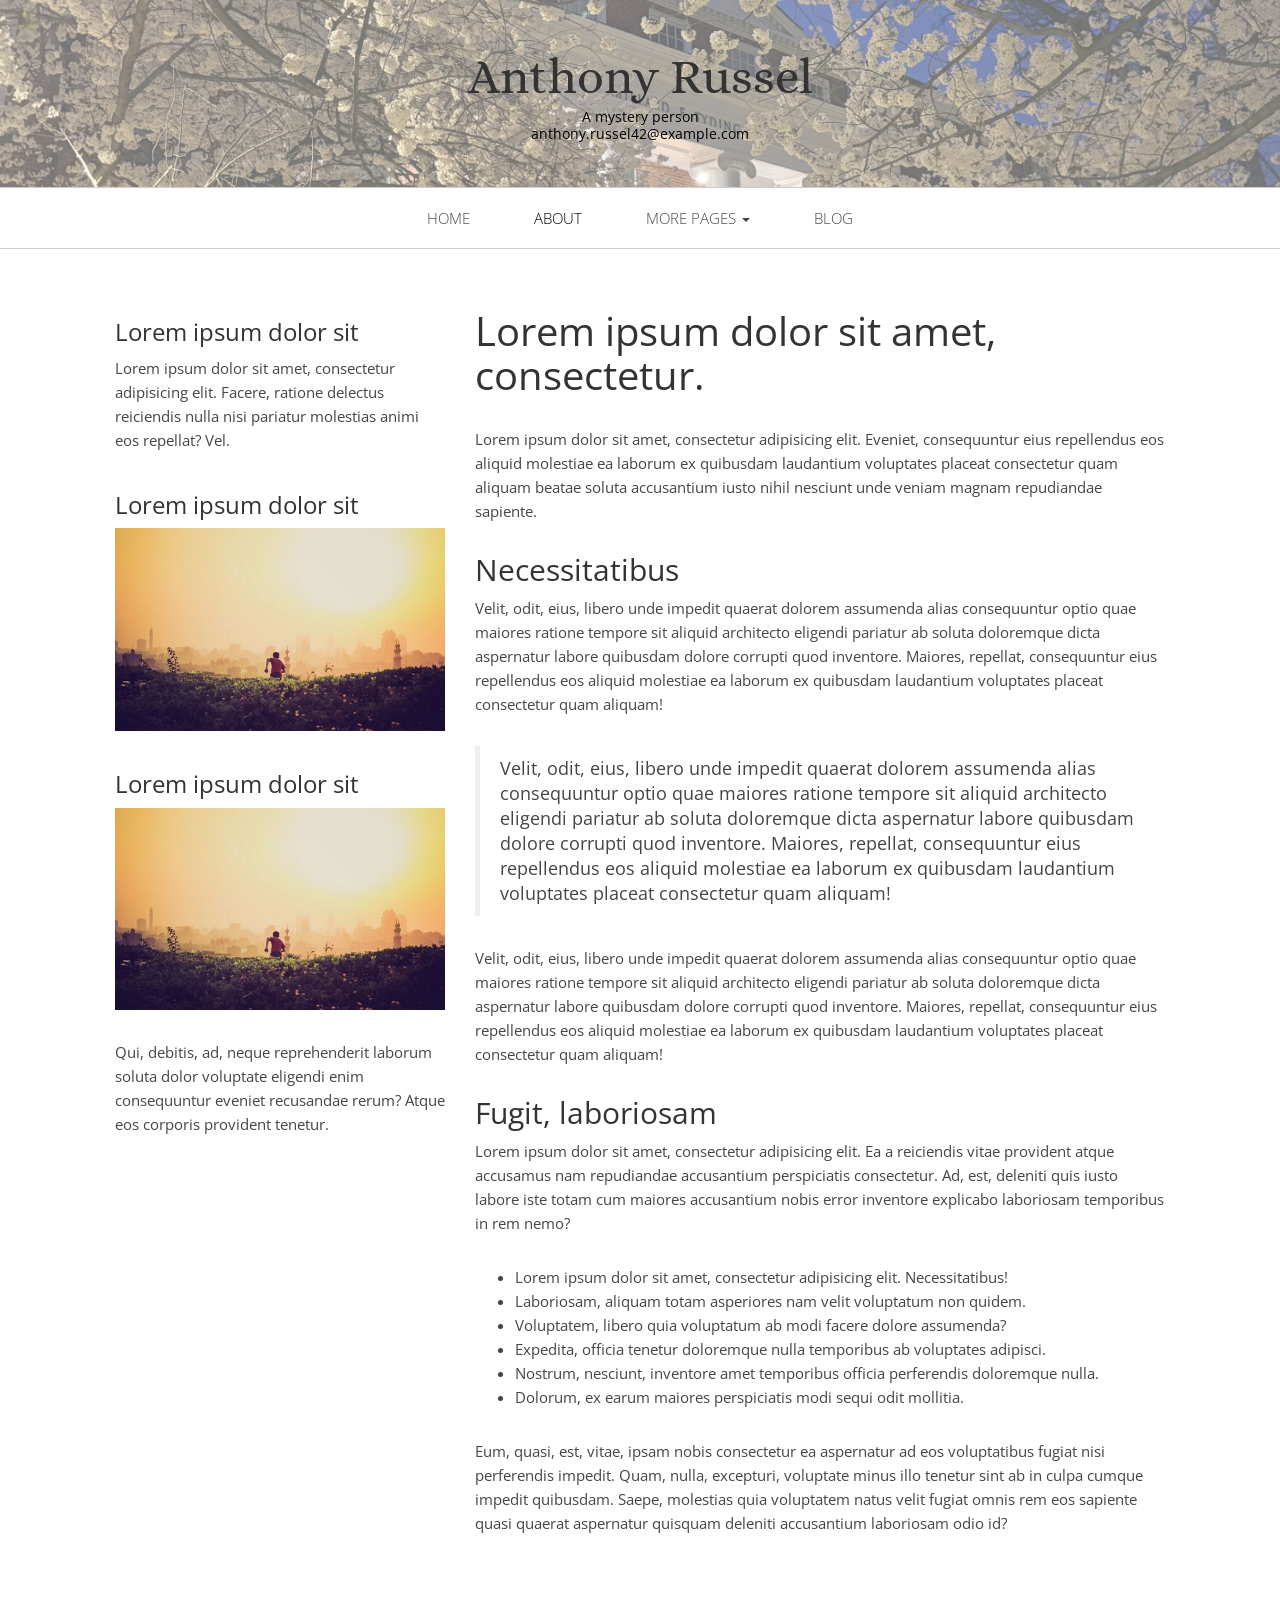
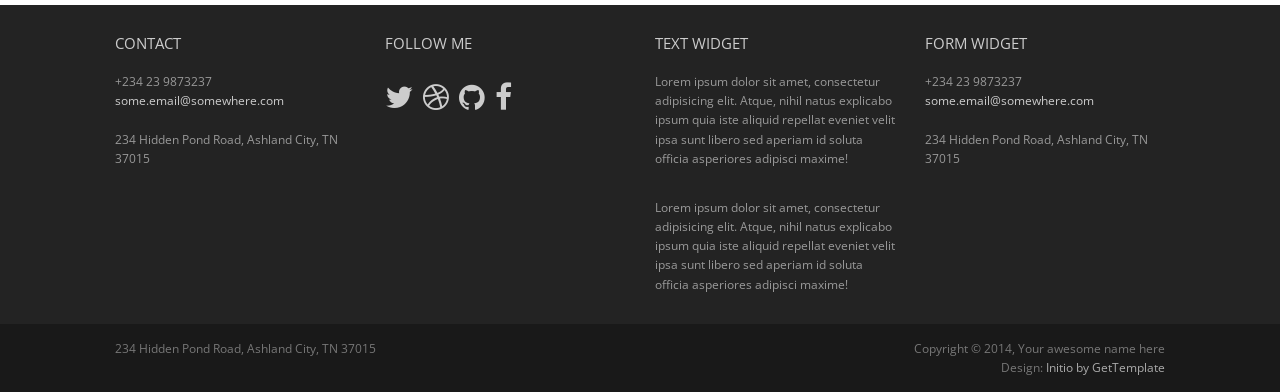
<file: Initio/sidebar-left.html>
﻿<!DOCTYPE html>
<html lang="en">
<head>
	<meta charset="utf-8">
	<meta name="viewport"    content="width=device-width, initial-scale=1.0">
	<meta name="description" content="">
	<meta name="author"      content="Sergey Pozhilov (GetTemplate.com)">
	
	<title>Left Sidebar | Initio - Free, multipurpose html5 template by GetTemplate</title>

	<link rel="shortcut icon" href="assets/images/gt_favicon.png">
	
	<!-- Bootstrap -->
	<link href="https://maxcdn.bootstrapcdn.com/bootstrap/3.4.1/css/bootstrap.min.css" rel="stylesheet">
	<!-- Icon font -->
	<link href="https://cdnjs.cloudflare.com/ajax/libs/font-awesome/4.7.0/css/font-awesome.min.css" rel="stylesheet">
	<!-- Fonts -->
	<link rel="stylesheet" href="https://fonts.googleapis.com/css?family=Alice|Open+Sans:400,300,700">
	<!-- Custom styles -->
	<link rel="stylesheet" href="assets/css/styles.css">

	<!--[if lt IE 9]> <script src="assets/js/html5shiv.js"></script> <![endif]-->
</head>
<body>

<header id="header">
	<div id="head" class="parallax" parallax-speed="1">
		<h1 id="logo" class="text-center">
			<span class="title">Anthony Russel</span>
			<span class="tagline">A mystery person<br>
				<a href="">anthony.russel42@example.com</a></span>
		</h1>
	</div>

	<nav class="navbar navbar-default">
		<div class="container-fluid">
			
			<div class="navbar-header">
				<button type="button" class="navbar-toggle" data-toggle="collapse" data-target="#bs-example-navbar-collapse-1"> <span class="sr-only">Toggle navigation</span> <span class="icon-bar"></span> <span class="icon-bar"></span> <span class="icon-bar"></span> </button>
			</div>
			
			<div class="navbar-collapse collapse">
				
				<ul class="nav navbar-nav">
					<li><a href="index.html">Home</a></li>
					<li class="active"><a href="cv.html">About</a></li>
					<li class="dropdown">
						<a href="#" class="dropdown-toggle" data-toggle="dropdown">More Pages <b class="caret"></b></a>
						<ul class="dropdown-menu">
							<li><a href="sidebar-left.html">Left Sidebar</a></li>
							<li><a href="sidebar-right.html">Right Sidebar</a></li>
							<li><a href="contact.html">Blog Post</a></li>
						</ul>
					</li>
					<li><a href="research.html">Blog</a></li>
				</ul>
			
			</div><!--/.nav-collapse -->			
		</div>	
	</nav>
</header>

<main id="main">

	<div class="container">

		<div class="row topspace">
			
			<!-- Sidebar -->
			<aside class="col-md-4 sidebar sidebar-left">

				<div class="row widget">
					<div class="col-xs-12">
						<h4>Lorem ipsum dolor sit</h4>
						<p>Lorem ipsum dolor sit amet, consectetur adipisicing elit. Facere, ratione delectus reiciendis nulla nisi pariatur molestias animi eos repellat? Vel.</p>
					</div>
				</div>
				<div class="row widget">
					<div class="col-xs-12">
						<h4>Lorem ipsum dolor sit</h4>
						<p><img src="assets/images/s1.jpg" alt=""></p>
					</div>
				</div>
				<div class="row widget">
					<div class="col-xs-12">
						<h4>Lorem ipsum dolor sit</h4>
						<p><img src="assets/images/s1.jpg" alt=""></p>
						<p>Qui, debitis, ad, neque reprehenderit laborum soluta dolor voluptate eligendi enim consequuntur eveniet recusandae rerum? Atque eos corporis provident tenetur.</p>
					</div>
				</div>

			</aside>			<!-- /Sidebar -->

			<!-- Article main content -->
			<article class="col-sm-8 maincontent">
				<header class="page-header">
					<h1 class="page-title">Lorem ipsum dolor sit amet, consectetur.</h1>
				</header>
				<p>Lorem ipsum dolor sit amet, consectetur adipisicing elit. Eveniet, consequuntur eius repellendus eos aliquid molestiae ea laborum ex quibusdam laudantium voluptates placeat consectetur quam aliquam beatae soluta accusantium iusto nihil nesciunt unde veniam magnam repudiandae sapiente.</p>
				<h3>Necessitatibus</h3>
				<p>Velit, odit, eius, libero unde impedit quaerat dolorem assumenda alias consequuntur optio quae maiores ratione tempore sit aliquid architecto eligendi pariatur ab soluta doloremque dicta aspernatur labore quibusdam dolore corrupti quod inventore. Maiores, repellat, consequuntur eius repellendus eos aliquid molestiae ea laborum ex quibusdam laudantium voluptates placeat consectetur quam aliquam!</p>
				<blockquote>Velit, odit, eius, libero unde impedit quaerat dolorem assumenda alias consequuntur optio quae maiores ratione tempore sit aliquid architecto eligendi pariatur ab soluta doloremque dicta aspernatur labore quibusdam dolore corrupti quod inventore. Maiores, repellat, consequuntur eius repellendus eos aliquid molestiae ea laborum ex quibusdam laudantium voluptates placeat consectetur quam aliquam!</blockquote>
				<p>Velit, odit, eius, libero unde impedit quaerat dolorem assumenda alias consequuntur optio quae maiores ratione tempore sit aliquid architecto eligendi pariatur ab soluta doloremque dicta aspernatur labore quibusdam dolore corrupti quod inventore. Maiores, repellat, consequuntur eius repellendus eos aliquid molestiae ea laborum ex quibusdam laudantium voluptates placeat consectetur quam aliquam!</p>
				<h3>Fugit, laboriosam</h3>
				<p>Lorem ipsum dolor sit amet, consectetur adipisicing elit. Ea a reiciendis vitae provident atque accusamus nam repudiandae accusantium perspiciatis consectetur. Ad, est, deleniti quis iusto labore iste totam cum maiores accusantium nobis error inventore explicabo laboriosam temporibus in rem nemo?</p>
				<ul>
					<li>Lorem ipsum dolor sit amet, consectetur adipisicing elit. Necessitatibus!</li>
					<li>Laboriosam, aliquam totam asperiores nam velit voluptatum non quidem.</li>
					<li>Voluptatem, libero quia voluptatum ab modi facere dolore assumenda?</li>
					<li>Expedita, officia tenetur doloremque nulla temporibus ab voluptates adipisci.</li>
					<li>Nostrum, nesciunt, inventore amet temporibus officia perferendis doloremque nulla.</li>
					<li>Dolorum, ex earum maiores perspiciatis modi sequi odit mollitia.</li>
				</ul>
				<p>Eum, quasi, est, vitae, ipsam nobis consectetur ea aspernatur ad eos voluptatibus fugiat nisi perferendis impedit. Quam, nulla, excepturi, voluptate minus illo tenetur sint ab in culpa cumque impedit quibusdam. Saepe, molestias quia voluptatem natus velit fugiat omnis rem eos sapiente quasi quaerat aspernatur quisquam deleniti accusantium laboriosam odio id?</p>
			</article>
			<!-- /Article -->
			

		</div>
	</div>	<!-- /container -->
	
</main>

<footer id="footer" class="topspace">
	<div class="container">
		<div class="row">
			<div class="col-md-3 widget">
				<h3 class="widget-title">Contact</h3>
				<div class="widget-body">
					<p>+234 23 9873237<br>
						<a href="mailto:#">some.email@somewhere.com</a><br>
						<br>
						234 Hidden Pond Road, Ashland City, TN 37015
					</p>	
				</div>
			</div>

			<div class="col-md-3 widget">
				<h3 class="widget-title">Follow me</h3>
				<div class="widget-body">
					<p class="follow-me-icons">
						<a href=""><i class="fa fa-twitter fa-2"></i></a>
						<a href=""><i class="fa fa-dribbble fa-2"></i></a>
						<a href=""><i class="fa fa-github fa-2"></i></a>
						<a href=""><i class="fa fa-facebook fa-2"></i></a>
					</p>
				</div>
			</div>

			<div class="col-md-3 widget">
				<h3 class="widget-title">Text widget</h3>
				<div class="widget-body">
					<p>Lorem ipsum dolor sit amet, consectetur adipisicing elit. Atque, nihil natus explicabo ipsum quia iste aliquid repellat eveniet velit ipsa sunt libero sed aperiam id soluta officia asperiores adipisci maxime!</p>
					<p>Lorem ipsum dolor sit amet, consectetur adipisicing elit. Atque, nihil natus explicabo ipsum quia iste aliquid repellat eveniet velit ipsa sunt libero sed aperiam id soluta officia asperiores adipisci maxime!</p>
				</div>
			</div>

			<div class="col-md-3 widget">
				<h3 class="widget-title">Form widget</h3>
				<div class="widget-body">
					<p>+234 23 9873237<br>
						<a href="mailto:#">some.email@somewhere.com</a><br>
						<br>
						234 Hidden Pond Road, Ashland City, TN 37015
					</p>	
				</div>
			</div>

		</div> <!-- /row of widgets -->
	</div>
</footer>

<footer id="underfooter">
	<div class="container">
		<div class="row">
			
			<div class="col-md-6 widget">
				<div class="widget-body">
					<p>234 Hidden Pond Road, Ashland City, TN 37015 </p>
				</div>
			</div>

			<div class="col-md-6 widget">
				<div class="widget-body">
					<p class="text-right">
						Copyright &copy; 2014, Your awesome name here<br> 
						Design: <a href="http://www.gettemplate.com" rel="designer">Initio by GetTemplate</a> </p>
				</div>
			</div>

		</div> <!-- /row of widgets -->
	</div>
</footer>



<!-- JavaScript libs are placed at the end of the document so the pages load faster -->
<script src="https://code.jquery.com/jquery-1.12.4.min.js"></script>
<script src="https://maxcdn.bootstrapcdn.com/bootstrap/3.4.1/js/bootstrap.min.js"></script>
<script src="assets/js/template.js"></script>
</body>
</html>
</file>
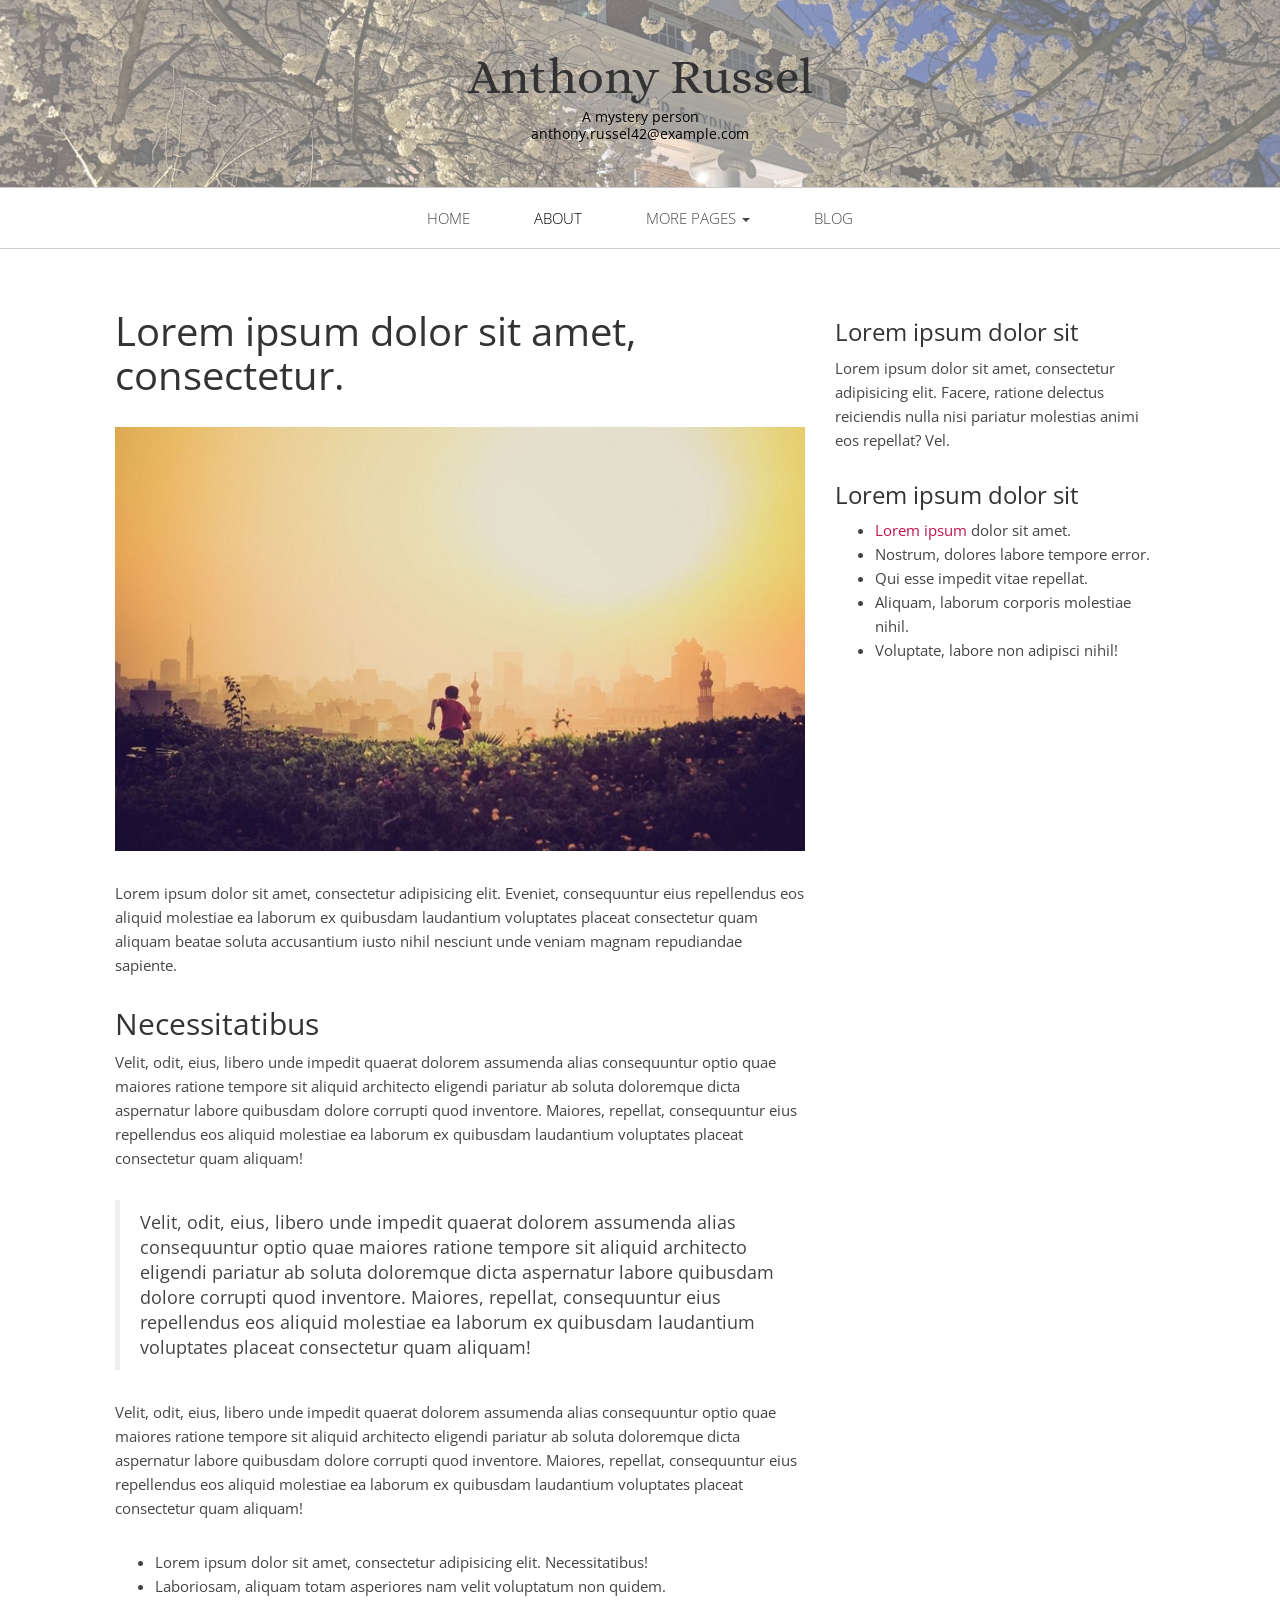
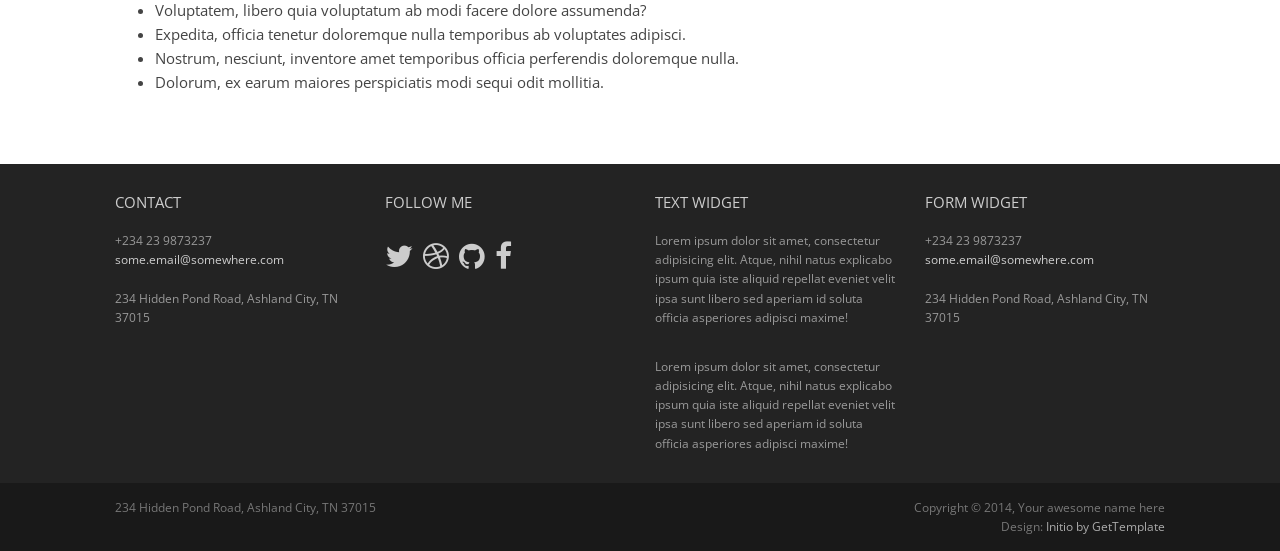
<file: Initio/sidebar-right.html>
﻿<!DOCTYPE html>
<html lang="en">
<head>
	<meta charset="utf-8">
	<meta name="viewport"    content="width=device-width, initial-scale=1.0">
	<meta name="description" content="">
	<meta name="author"      content="Sergey Pozhilov (GetTemplate.com)">
	
	<title>Right Sidebar | Initio - Free, multipurpose html5 template by GetTemplate</title>

	<link rel="shortcut icon" href="assets/images/gt_favicon.png">
	
	<!-- Bootstrap -->
	<link href="https://maxcdn.bootstrapcdn.com/bootstrap/3.4.1/css/bootstrap.min.css" rel="stylesheet">
	<!-- Icon font -->
	<link href="https://cdnjs.cloudflare.com/ajax/libs/font-awesome/4.7.0/css/font-awesome.min.css" rel="stylesheet">
	<!-- Fonts -->
	<link rel="stylesheet" href="https://fonts.googleapis.com/css?family=Alice|Open+Sans:400,300,700">
	<!-- Custom styles -->
	<link rel="stylesheet" href="assets/css/styles.css">

	<!--[if lt IE 9]> <script src="assets/js/html5shiv.js"></script> <![endif]-->
</head>
<body>

<header id="header">
	<div id="head" class="parallax" parallax-speed="1">
		<h1 id="logo" class="text-center">
			<span class="title">Anthony Russel</span>
			<span class="tagline">A mystery person<br>
				<a href="">anthony.russel42@example.com</a></span>
		</h1>
	</div>

	<nav class="navbar navbar-default">
		<div class="container-fluid">
			
			<div class="navbar-header">
				<button type="button" class="navbar-toggle" data-toggle="collapse" data-target="#bs-example-navbar-collapse-1"> <span class="sr-only">Toggle navigation</span> <span class="icon-bar"></span> <span class="icon-bar"></span> <span class="icon-bar"></span> </button>
			</div>
			
			<div class="navbar-collapse collapse">
				
				<ul class="nav navbar-nav">
					<li><a href="index.html">Home</a></li>
					<li class="active"><a href="cv.html">About</a></li>
					<li class="dropdown">
						<a href="#" class="dropdown-toggle" data-toggle="dropdown">More Pages <b class="caret"></b></a>
						<ul class="dropdown-menu">
							<li><a href="sidebar-left.html">Left Sidebar</a></li>
							<li><a href="sidebar-right.html">Right Sidebar</a></li>
							<li><a href="contact.html">Blog Post</a></li>
						</ul>
					</li>
					<li><a href="research.html">Blog</a></li>
				</ul>
			
			</div><!--/.nav-collapse -->			
		</div>	
	</nav>
</header>

<main id="main">

	<div class="container">

		<div class="row topspace">
			
			<!-- Article main content -->
			<article class="col-sm-8 maincontent">
				<header class="page-header">
					<h1 class="page-title">Lorem ipsum dolor sit amet, consectetur.</h1>
				</header>

				<p><img src="assets/images/s2.jpg" alt=""></p>

				<p>Lorem ipsum dolor sit amet, consectetur adipisicing elit. Eveniet, consequuntur eius repellendus eos aliquid molestiae ea laborum ex quibusdam laudantium voluptates placeat consectetur quam aliquam beatae soluta accusantium iusto nihil nesciunt unde veniam magnam repudiandae sapiente.</p>
				<h3>Necessitatibus</h3>
				<p>Velit, odit, eius, libero unde impedit quaerat dolorem assumenda alias consequuntur optio quae maiores ratione tempore sit aliquid architecto eligendi pariatur ab soluta doloremque dicta aspernatur labore quibusdam dolore corrupti quod inventore. Maiores, repellat, consequuntur eius repellendus eos aliquid molestiae ea laborum ex quibusdam laudantium voluptates placeat consectetur quam aliquam!</p>
				<blockquote>Velit, odit, eius, libero unde impedit quaerat dolorem assumenda alias consequuntur optio quae maiores ratione tempore sit aliquid architecto eligendi pariatur ab soluta doloremque dicta aspernatur labore quibusdam dolore corrupti quod inventore. Maiores, repellat, consequuntur eius repellendus eos aliquid molestiae ea laborum ex quibusdam laudantium voluptates placeat consectetur quam aliquam!</blockquote>
				<p>Velit, odit, eius, libero unde impedit quaerat dolorem assumenda alias consequuntur optio quae maiores ratione tempore sit aliquid architecto eligendi pariatur ab soluta doloremque dicta aspernatur labore quibusdam dolore corrupti quod inventore. Maiores, repellat, consequuntur eius repellendus eos aliquid molestiae ea laborum ex quibusdam laudantium voluptates placeat consectetur quam aliquam!</p>
				<ul>
					<li>Lorem ipsum dolor sit amet, consectetur adipisicing elit. Necessitatibus!</li>
					<li>Laboriosam, aliquam totam asperiores nam velit voluptatum non quidem.</li>
					<li>Voluptatem, libero quia voluptatum ab modi facere dolore assumenda?</li>
					<li>Expedita, officia tenetur doloremque nulla temporibus ab voluptates adipisci.</li>
					<li>Nostrum, nesciunt, inventore amet temporibus officia perferendis doloremque nulla.</li>
					<li>Dolorum, ex earum maiores perspiciatis modi sequi odit mollitia.</li>
				</ul>
				
			</article>
			<!-- /Article -->

			<!-- Sidebar -->
			<aside class="col-md-4 sidebar sidebar-left">

				<div class="widget">
					<h4>Lorem ipsum dolor sit</h4>
					<p>Lorem ipsum dolor sit amet, consectetur adipisicing elit. Facere, ratione delectus reiciendis nulla nisi pariatur molestias animi eos repellat? Vel.</p>
				</div>
				<div class="widget">
					<h4>Lorem ipsum dolor sit</h4>
					<ul>
						<li><a href="">Lorem ipsum </a>dolor sit amet.</li>
						<li>Nostrum, dolores labore tempore error.</li>
						<li>Qui esse impedit vitae repellat.</li>
						<li>Aliquam, laborum corporis molestiae nihil.</li>
						<li>Voluptate, labore non adipisci nihil!</li>
					</ul>
				</div>
				
			</aside>			
			<!-- /Sidebar -->
			
		</div>
	</div>	<!-- /container -->
	
</main>

<footer id="footer" class="topspace">
	<div class="container">
		<div class="row">
			<div class="col-md-3 widget">
				<h3 class="widget-title">Contact</h3>
				<div class="widget-body">
					<p>+234 23 9873237<br>
						<a href="mailto:#">some.email@somewhere.com</a><br>
						<br>
						234 Hidden Pond Road, Ashland City, TN 37015
					</p>	
				</div>
			</div>

			<div class="col-md-3 widget">
				<h3 class="widget-title">Follow me</h3>
				<div class="widget-body">
					<p class="follow-me-icons">
						<a href=""><i class="fa fa-twitter fa-2"></i></a>
						<a href=""><i class="fa fa-dribbble fa-2"></i></a>
						<a href=""><i class="fa fa-github fa-2"></i></a>
						<a href=""><i class="fa fa-facebook fa-2"></i></a>
					</p>
				</div>
			</div>

			<div class="col-md-3 widget">
				<h3 class="widget-title">Text widget</h3>
				<div class="widget-body">
					<p>Lorem ipsum dolor sit amet, consectetur adipisicing elit. Atque, nihil natus explicabo ipsum quia iste aliquid repellat eveniet velit ipsa sunt libero sed aperiam id soluta officia asperiores adipisci maxime!</p>
					<p>Lorem ipsum dolor sit amet, consectetur adipisicing elit. Atque, nihil natus explicabo ipsum quia iste aliquid repellat eveniet velit ipsa sunt libero sed aperiam id soluta officia asperiores adipisci maxime!</p>
				</div>
			</div>

			<div class="col-md-3 widget">
				<h3 class="widget-title">Form widget</h3>
				<div class="widget-body">
					<p>+234 23 9873237<br>
						<a href="mailto:#">some.email@somewhere.com</a><br>
						<br>
						234 Hidden Pond Road, Ashland City, TN 37015
					</p>	
				</div>
			</div>

		</div> <!-- /row of widgets -->
	</div>
</footer>

<footer id="underfooter">
	<div class="container">
		<div class="row">
			
			<div class="col-md-6 widget">
				<div class="widget-body">
					<p>234 Hidden Pond Road, Ashland City, TN 37015 </p>
				</div>
			</div>

			<div class="col-md-6 widget">
				<div class="widget-body">
					<p class="text-right">
						Copyright &copy; 2014, Your awesome name here<br> 
						Design: <a href="http://www.gettemplate.com" rel="designer">Initio by GetTemplate</a> </p>
				</div>
			</div>

		</div> <!-- /row of widgets -->
	</div>
</footer>



<!-- JavaScript libs are placed at the end of the document so the pages load faster -->
<script src="https://code.jquery.com/jquery-1.12.4.min.js"></script>
<script src="https://maxcdn.bootstrapcdn.com/bootstrap/3.4.1/js/bootstrap.min.js"></script>
<script src="assets/js/template.js"></script>
</body>
</html>
</file>
<file: Initio/assets/css/styles.css>
html {
  font-size: 100%;
}
body {
  font-size: 15px;
  font-size: 0.9375rem;
  font-family: "Open sans", Helvetica, Arial, sans-serif;
  color: #666666;
  padding: 0;
}
.topspace {
  margin-top: 40px;
}
/*********************************************************************


                            Navigation in header


**********************************************************************/
.navbar {
  border-width: 1px 0;
  -webkit-border-radius: 0;
  -webkit-background-clip: padding-box;
  -moz-border-radius: 0;
  -moz-background-clip: padding;
  border-radius: 0;
  background-clip: padding-box;
  width: 100%;
}
.navbar.stick {
  position: fixed;
  top: 0;
  left: 0;
  opacity: .85;
  z-index: 1000;
}
.navbar-collapse {
  -webkit-border-radius: 0;
  -webkit-background-clip: padding-box;
  -moz-border-radius: 0;
  -moz-background-clip: padding;
  border-radius: 0;
  background-clip: padding-box;
  font-family: "Open sans", Helvetica, Arial, sans-serif;
  font-weight: 300;
  text-transform: uppercase;
}
.navbar-collapse .navbar-nav {
  float: none;
  margin: 0 auto;
  text-align: center;
}
.navbar-collapse .navbar-nav > li {
  float: none;
  display: inline-block;
}
.navbar-collapse .navbar-nav > li > a {
  padding: 20px 30px;
}
.dropdown ul.dropdown-menu {
  top: 85%;
  text-align: left;
}
.dropdown ul.dropdown-menu > li > a {
  padding: 5px 30px;
}
.navbar-default {
  background-color: #ffffff;
  border-color: #cccccc;
}
.navbar-default .navbar-nav > li > a {
  color: #454545;
}
.navbar-default .navbar-nav > li > a:hover,
.navbar-default .navbar-nav > li > a:focus {
  color: #000000;
  background-color: #ffffff;
}
.navbar-default .navbar-nav > .active > a,
.navbar-default .navbar-nav > .active > a:hover,
.navbar-default .navbar-nav > .active > a:focus {
  color: #000000;
  background-color: #ffffff;
}
.navbar-default .dropdown ul.dropdown-menu > li > a {
  color: #454545;
}
.navbar-default .dropdown ul.dropdown-menu > li > a:hover {
  background-color: #eeeeee;
  color: #000000;
}
.navbar-default .navbar-toggle {
  border-color: #666666;
}
.navbar-default .navbar-toggle:hover,
.navbar-default .navbar-toggle:focus {
  background-color: #ffffff;
}
.navbar-default .navbar-toggle .icon-bar {
  background-color: #333333;
}
.navbar-default .navbar-collapse,
.navbar-default .navbar-form {
  border-color: #cccccc;
}
.navbar-default .navbar-nav > .open > a,
.navbar-default .navbar-nav > .open > a:hover,
.navbar-default .navbar-nav > .open > a:focus {
  background-color: #ffffff;
  color: #000000;
}
/****************************************************************************************


                                     Sidebar special Nav


*****************************************************************************************/
.nav-side {
  font-size: 24px;
  font-size: 1.5rem;
  font-weight: 300;
  margin-top: -0.37em;
}
.nav-side > li > a {
  padding-top: 5px;
  padding-bottom: 5px;
  color: #f392b4;
}
.nav-side > li > a:hover {
  color: #bd1550;
  background: none;
}
.nav-side > li.active > a {
  color: #bd1550;
}
/*********************************************************************


                                TYPOGRAPHY


**********************************************************************/
p {
  line-height: 1.6em;
  margin: 0 0 30px 0;
}
ul,
ol {
  line-height: 1.6em;
  margin: 0 0 30px 0;
}
blockquote {
  padding: 10px 20px;
  margin: 0 0 30px;
  border-left: 5px solid #eee;
}
h1,
h2,
h3,
h4,
h5,
h6,
.h1,
.h2,
.h3,
.h4,
.h5,
.h6 {
  font-family: "Open sans", Helvetica, Arial, sans-serif;
  font-weight: 400;
  color: #333333;
}
h1 {
  font-size: 40px;
  font-size: 2.5rem;
}
h2 {
  font-size: 36px;
  font-size: 2.25rem;
}
h3 {
  font-size: 30px;
  font-size: 1.875rem;
}
h4 {
  font-size: 24px;
  font-size: 1.5rem;
}
h5 {
  font-size: 20px;
  font-size: 1.25rem;
}
a {
  color: #bd1550;
}
a:hover {
  color: #e93675;
}
.lead {
  font-weight: 300;
  font-size: 21px;
  font-size: 1.3125rem;
}
.text-msg {
  line-height: 1.7em;
  color: #b3b3b3;
  font-weight: 300;
  text-transform: capitalize;
  margin-top: -0.23em;
}
.size-auto,
.size-full,
.size-large,
.size-medium,
.size-thumbnail {
  max-width: 100%;
  height: auto;
}
/*********************************************************************


                                HEADER


**********************************************************************/
#head {
  background: #f4f4f4 url(../images/bg_umd.jpg) center center;
  background-size: cover;
  background-repeat: no-repeat;
  color: #7C7C7C;
  padding: 30px 0 35px 0;
  position: relative;
}
#head::before {
  content: '';
  position: absolute;
  top: 0; left: 0; right: 0; bottom: 0;
  background: rgba(255, 255, 255, 0.45);
  z-index: 0;
}
#head h1 {
  position: relative;
  z-index: 1;
}
#head img.img-circle {
  display: block;
  width: 200px;
  height: 200px;
  overflow: hidden;
  object-fit: cover;
  object-position: center top;
  border: 9px solid rgba(0, 0, 0, 0.05);
  margin: 0 auto;
}
#head .title {
  font-family: Alice, Georgia, serif;
  font-size: 49px;
  font-size: 3.0625rem;
}
#head .title a {
  text-decoration: none;
  color: #000000;
}
#head .tagline {
  display: block;
  font-size: 14px;
  font-size: 0.875rem;
  line-height: 1.2em;
  color: #000000;
  margin: 5px 0 0;
}
#head .tagline b {
  font-weight: normal;
}
#head .tagline a {
  color: #000000;
}
.home #head {
  padding: 90px 0;
}
.home #head .title {
  font-size: 49px;
  font-size: 3.0625rem;
}
.home #head .tagline {
  font-size: 16px;
  font-size: 1rem;
  margin: 15px 0 0;
}
/*********************************************************************


                                CONTENT


**********************************************************************/
img {
  max-width: 100%;
}
.btn {
  font-size: 12px;
  font-size: 0.75rem;
  text-decoration: none;
  text-transform: uppercase;
  font-family: "Helvetica Neue", Helvetica, Arial, sans-serif;
  color: #333;
  -webkit-border-radius: 0px;
  -webkit-background-clip: padding-box;
  -moz-border-radius: 0px;
  -moz-background-clip: padding;
  border-radius: 0px;
  background-clip: padding-box;
  -webkit-transition-property: all;
  -moz-transition-property: all;
  -o-transition-property: all;
  -ms-transition-property: all;
  transition-property: all;
  -webkit-transition-duration: 0.2s;
  -moz-transition-duration: 0.2s;
  -o-transition-duration: 0.2s;
  transition-duration: 0.2s;
  border: 0 none;
  padding: 12px 35px;
  text-shadow: 0 1px 0px #780d33;
}
.btn-primary {
  color: #fff;
  background-color: #bd1550;
}
.btn-primary:hover,
.btn-primary:focus,
.btn-primary:active,
.btn-primary.active {
  color: #fff;
  background-color: #e61f65;
}
.btn-action {
  font-weight: bold;
  background: transparent!important;
  border: 1px solid #333;
  text-shadow: none;
}
.btn-action:hover,
.btn-action:focus,
.btn-action:active,
.btn-action.active {
  color: #bd1550;
  border-color: #bd1550;
}
.btn-lg {
  padding: 15px 60px;
  font-size: 12px;
  line-height: 1.33;
  font-weight: bold;
}
.panel-cta {
  box-shadow: 0 0 0 1px #e1e1e1, 0 0 0 3px #fff, 0 0 0 4px #e1e1e1;
  background: #f3f3f3;
  -webkit-border-radius: 0;
  -webkit-background-clip: padding-box;
  -moz-border-radius: 0;
  -moz-background-clip: padding;
  border-radius: 0;
  background-clip: padding-box;
}
.panel-cta p,
.panel-cta h3,
.panel-cta h4,
.panel-cta h5,
.panel-cta h6 {
  margin: 0;
}
.panel-cta .panel-body {
  padding: 35px;
}
/* Section - Featured */
.featured {
  font-size: 13px;
  font-size: 0.8125rem;
}
.featured h3 {
  font-weight: bold;
  font-family: "Helvetica Neue", Helvetica, Arial, sans-serif;
  font-size: 24px;
  font-size: 1.5rem;
  text-transform: uppercase;
  line-height: 1.4em;
  vertical-align: middle;
  margin: 0 0 25px 0;
}
/* Section - Recent works */
.thumbnails {
  padding: 0;
}
.thumbnails li {
  margin-bottom: 30px;
}
.thumbnails .details {
  display: block;
  text-align: center;
  font-size: 12px;
  font-size: 0.75rem;
}
.thumbnail {
  display: block;
  -webkit-border-radius: 0;
  -webkit-background-clip: padding-box;
  -moz-border-radius: 0;
  -moz-background-clip: padding;
  border-radius: 0;
  background-clip: padding-box;
  border: 0 none;
  margin-bottom: 10px;
  padding: 0;
  text-align: center;
  text-decoration: none;
  color: #333;
}
.thumbnail .img {
  display: block;
  width: 100%;
  overflow: hidden;
  height: 180px;
  margin: 0 0 20px;
  position: relative;
}
.thumbnail .title {
  text-transform: uppercase;
  margin: 0 2em;
  display: block;
  text-indent: 0;
}
.thumbnail .cover {
  position: absolute;
  display: block;
  opacity: 0;
  width: 100%;
  height: 180px;
  background-color: rgba(255, 255, 255, 0.8);
  -webkit-transition-property: all;
  -moz-transition-property: all;
  -o-transition-property: all;
  -ms-transition-property: all;
  transition-property: all;
  -webkit-transition-duration: 550ms;
  -moz-transition-duration: 550ms;
  -o-transition-duration: 550ms;
  transition-duration: 550ms;
}
.thumbnail .cover .more {
  position: absolute;
  bottom: 15px;
  right: 0;
  height: 32px;
  line-height: 32px;
  padding: 0 20px;
  -webkit-border-radius: 1px 0 0 1px;
  -webkit-background-clip: padding-box;
  -moz-border-radius: 1px 0 0 1px;
  -moz-background-clip: padding;
  border-radius: 1px 0 0 1px;
  background-clip: padding-box;
  font-size: 12px;
  font-size: 0.75rem;
  text-transform: uppercase;
  text-shadow: 0 1px 0px #780d33;
  background: #bd1550;
  color: white;
}
.thumbnail img {
  width: 100%;
  position: absolute;
  top: 0;
  left: 0;
}
.thumbnail:hover {
  color: #333;
  text-decoration: none;
}
.thumbnail:hover img {
  -webkit-filter: saturate(0%);
}
.thumbnail:hover .cover {
  opacity: 1;
}
/* pagination */
.pagination > li > a {
  color: #808080;
  border: 0 none;
  font-size: 20px;
  font-size: 1.25rem;
  font-family: Georgia, serif;
}
.pagination > li > a:hover {
  color: #000000;
  background: none;
}
.pagination > li.active > a {
  color: #333333;
  background: none;
}
.pagination > li.active > a:hover {
  color: #000000;
  background: none;
}
/*********************************************************************


                                 BLOG


**********************************************************************/
.section-title,
.entry-title {
  display: block;
  width: 100%;
  overflow: hidden;
  margin: 0px 0 25px;
  text-align: center;
  font-weight: 300;
  text-transform: uppercase;
  font-size: 36px;
  font-size: 2.25rem;
  letter-spacing: 1px;
}
.section-title a,
.entry-title a {
  color: #333333;
}
.section-title span,
.entry-title span {
  display: inline-block;
  position: relative;
}
.section-title span:before,
.entry-title span:before,
.section-title span:after,
.entry-title span:after {
  content: "";
  position: absolute;
  height: 4px;
  top: .53em;
  width: 400%;
  border-bottom: 1px solid #ccc;
  border-top: 1px solid #ccc;
}
.section-title span:before,
.entry-title span:before {
  right: 100%;
  margin-right: 45px;
}
.section-title span:after,
.entry-title span:after {
  left: 100%;
  margin-left: 45px;
}
.entry-header .entry-meta {
  text-align: center;
  font-family: Georgia, serif;
  font-size: 18px;
  font-size: 1.125rem;
  font-style: italic;
  font-weight: normal;
  color: #a5a5a5;
  margin: 0 0 15px 0;
}
.entry-header .entry-meta a {
  color: #a5a5a5;
}
.entry-content {
  margin: 0 0 60px 0;
}
.entry-content h2 {
  line-height: 1.2;
  font-size: 30px;
  font-size: 1.875rem;
  padding-top: 20px;
  margin-bottom: 20px;
}
.meta-nav,
.more-link {
  font-family: Georgia, serif;
  font-style: italic;
  font-weight: bold;
  color: #666666;
  text-decoration: none;
}
.meta-nav:hover,
.more-link:hover {
  color: #333333;
  text-decoration: underline;
}
.more-link {
  display: block;
  width: 100%;
  text-align: right;
}
/* Posts navigation */
#nav-below {
  position: fixed;
  top: 48%;
}
#nav-below .meta-nav {
  display: block;
  padding: 27px 7px;
  background: #444;
  color: #fff;
  -webkit-border-radius: 3px;
  -webkit-background-clip: padding-box;
  -moz-border-radius: 3px;
  -moz-background-clip: padding;
  border-radius: 3px;
  background-clip: padding-box;
  font-family: "Open sans", Helvetica, Arial, sans-serif;
  font-style: normal;
  font-weight: normal;
  text-decoration: none;
  opacity: 0.2;
}
#nav-below .meta-nav:hover {
  text-decoration: none;
  color: #333;
}
#nav-below .nav-next {
  position: fixed;
  right: -3px;
}
#nav-below .nav-previous {
  position: fixed;
  left: -3px;
}
#nav-below b {
  display: none;
}
footer.entry-meta {
  border-top: 1px solid #ccc;
  border-bottom: 1px solid #ccc;
  margin: 0 0 35px 0;
  padding: 2px 0;
  color: #888888;
  font-size: 12px;
  font-size: 0.75rem;
}
footer.entry-meta a {
  color: #333333;
}
footer.entry-meta .meta-in {
  border-top: 1px solid #ccc;
  border-bottom: 1px solid #ccc;
  padding: 10px 0;
}
.page-header {
  padding-bottom: 0;
  margin: 0;
  border-bottom: none;
  text-align: left;
}
.page-header .page-title {
  margin-top: 0;
  margin-bottom: 30px;
}
/*********************************************************************


                                COMMENTS


**********************************************************************/
#comments {
  font-size: 13px;
  font-size: 0.8125rem;
}
#comments .comments-title {
  margin: 0 0 5px 0;
}
#comments .leave-comment {
  display: block;
  margin: 0 0 40px 0;
}
#comments ul,
#comments ol {
  margin: 0;
  padding: 0;
}
#comments .comment {
  margin: 0;
  padding: 0;
  list-style: none;
  clear: both;
}
#comments .comments-title {
  text-shadow: none;
  margin-bottom: 0;
}
#comments .avatar {
  float: left;
  width: 70px;
  height: 70px;
  margin-bottom: 30px;
  border: 5px solid #eeeeee;
  -webkit-border-radius: 50%;
  -webkit-background-clip: padding-box;
  -moz-border-radius: 50%;
  -moz-background-clip: padding;
  border-radius: 50%;
  background-clip: padding-box;
}
#comments .children {
  margin: 0 0 0 90px;
}
#comments .comment-meta {
  margin: 0 0 0 90px;
}
#comments .comment-meta a {
  color: #333333;
}
#comments .comment-meta a:hover {
  color: #bd1550;
}
#comments .comment-meta .author {
  margin: 0 20px 0 0;
  font-weight: bold;
}
#comments .comment-meta .date {
  margin: 0 20px 0 0;
}
#comments .comment-meta .date a {
  color: #666666;
}
#comments .comment-meta .reply {
  float: right;
}
#comments .comment-body {
  margin: 0 0 35px 90px;
}
.comment-navigation {
  width: 100%;
  border-top: 1px solid #ccc;
  padding: 2px 0 0 0;
}
.comment-navigation .nav-content {
  border-top: 1px solid #ccc;
  width: 100%;
  padding: 10px 0 0 0;
}
.comment-navigation .nav-previous {
  float: left;
  width: 50%;
}
.comment-navigation .nav-next {
  float: right;
  width: 50%;
  text-align: right;
}
#respond {
  margin: 55px 0 0 0;
}
/*********************************************************************


                                FOOTER


**********************************************************************/
#footer {
  background: #232323;
  padding: 30px 0 0 0;
  font-size: 12px;
  color: #999;
}
#footer a {
  color: #ccc;
}
#footer a:hover {
  color: #fff;
}
#footer h3.widget-title {
  font-size: 15px;
  font-size: 0.9375rem;
  text-transform: uppercase;
  color: #ccc;
  margin: 0 0 20px;
}
#underfooter {
  background: #191919;
  padding: 15px 0;
  color: #777;
  font-size: 12px;
}
#underfooter a {
  color: #aaa;
}
#underfooter a:hover {
  color: #fff;
}
#underfooter p {
  margin: 0;
}
.follow-me-icons {
  font-size: 30px;
}
.follow-me-icons i {
  float: left;
  margin: 0 10px 0 0;
}
/* Max page width
/////////////////////////////////////////////////////////////////////*/
@media (min-width: 1200px) {
  .container {
    max-width: 1080px;
  }
}

/*********************************************************************

                 Personal site refinements (Hongshi Liu)

**********************************************************************/
/* Readability: darker body text in the page content */
#main {
  color: #444444;
}

/* Home - Areas of Interest: keep the four columns aligned */
.featured {
  font-size: 14px;
}
.featured h3 {
  font-size: 18px;
  letter-spacing: 0.5px;
  margin-bottom: 12px;
}
@media (min-width: 992px) {
  .featured h3 {
    min-height: 2.8em;
    display: flex;
    align-items: flex-end;
    justify-content: center;
  }
}

/* CV page: resume-style rows (title left, date/location right) */
.cv {
  font-size: 15px;
  line-height: 1.6;
}
.cv h2 {
  font-size: 20px;
  font-weight: 700;
  text-transform: uppercase;
  letter-spacing: 1.5px;
  color: #333333;
  border-bottom: 1px solid #dddddd;
  padding-bottom: 8px;
  margin: 45px 0 20px;
}
.cv h2:first-child {
  margin-top: 0;
}
.cv-entry {
  margin-bottom: 22px;
}
.cv-row {
  display: flex;
  justify-content: space-between;
  align-items: baseline;
  gap: 24px;
}
.cv-org {
  font-weight: 700;
  color: #333333;
}
a.cv-org {
  color: #bd1550;
}
.cv-role {
  font-style: italic;
}
.cv-right {
  flex-shrink: 0;
  white-space: nowrap;
  color: #777777;
  font-size: 14px;
}
.cv-label {
  font-weight: 700;
  color: #333333;
}
.cv .cv-detail,
.cv .cv-line {
  margin: 6px 0 0;
}
.cv .cv-line + .cv-line {
  margin-top: 8px;
}
.cv-entry ul {
  margin: 8px 0 0;
  padding-left: 20px;
}
.cv-entry li {
  margin-bottom: 4px;
}
.cv-compact .cv-row + .cv-row {
  margin-top: 8px;
}
@media (max-width: 600px) {
  .cv-row {
    flex-direction: column;
    gap: 0;
  }
}

/* Projects page: calmer titles than the template's 36px uppercase */
.projects .entry-title {
  font-size: 24px;
  font-weight: 400;
  text-transform: none;
  letter-spacing: 0;
  line-height: 1.3;
  color: #333333;
  margin-bottom: 8px;
}
.projects .entry-header .entry-meta {
  font-size: 15px;
  margin-bottom: 18px;
}
.projects .entry-content {
  margin-bottom: 50px;
}
.projects .entry-content p,
.projects .entry-content ul {
  margin-bottom: 12px;
}
.projects .section-title {
  font-size: 24px;
  margin: 10px 0 35px;
}
</file>
